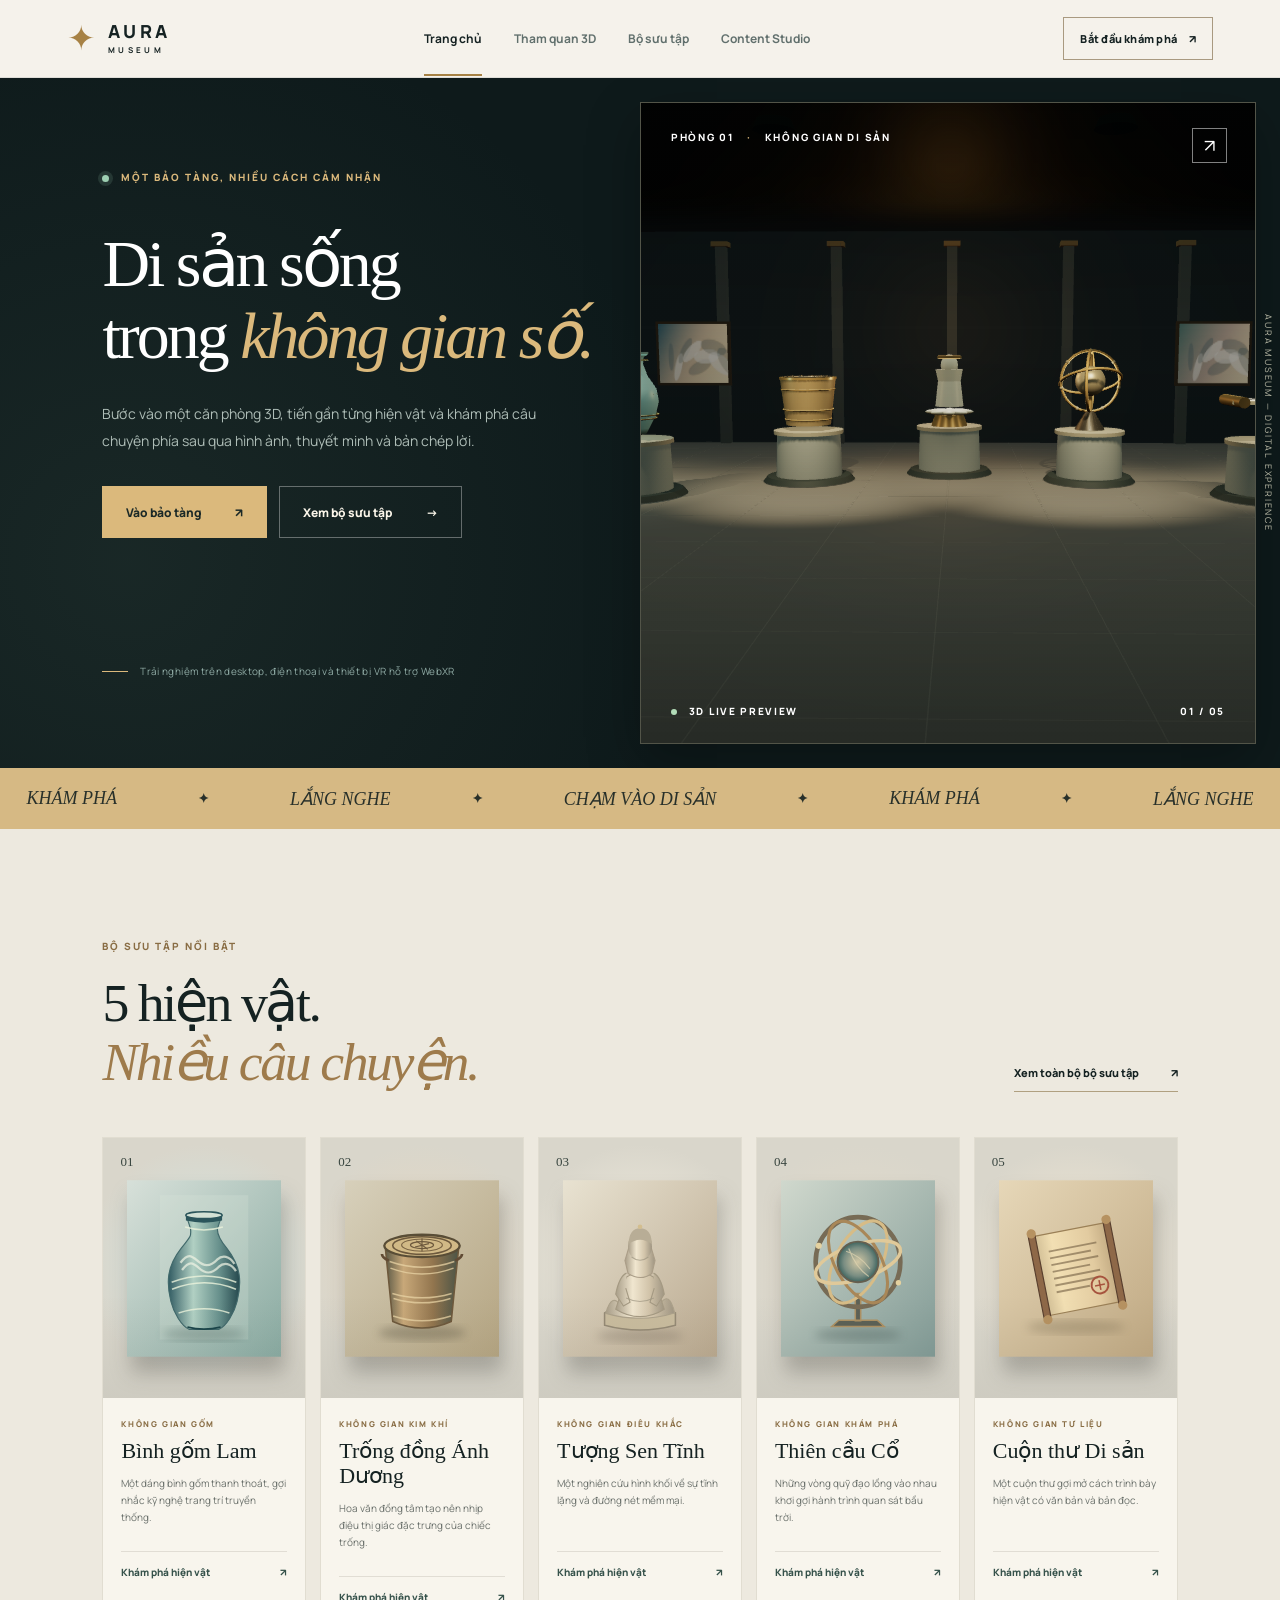
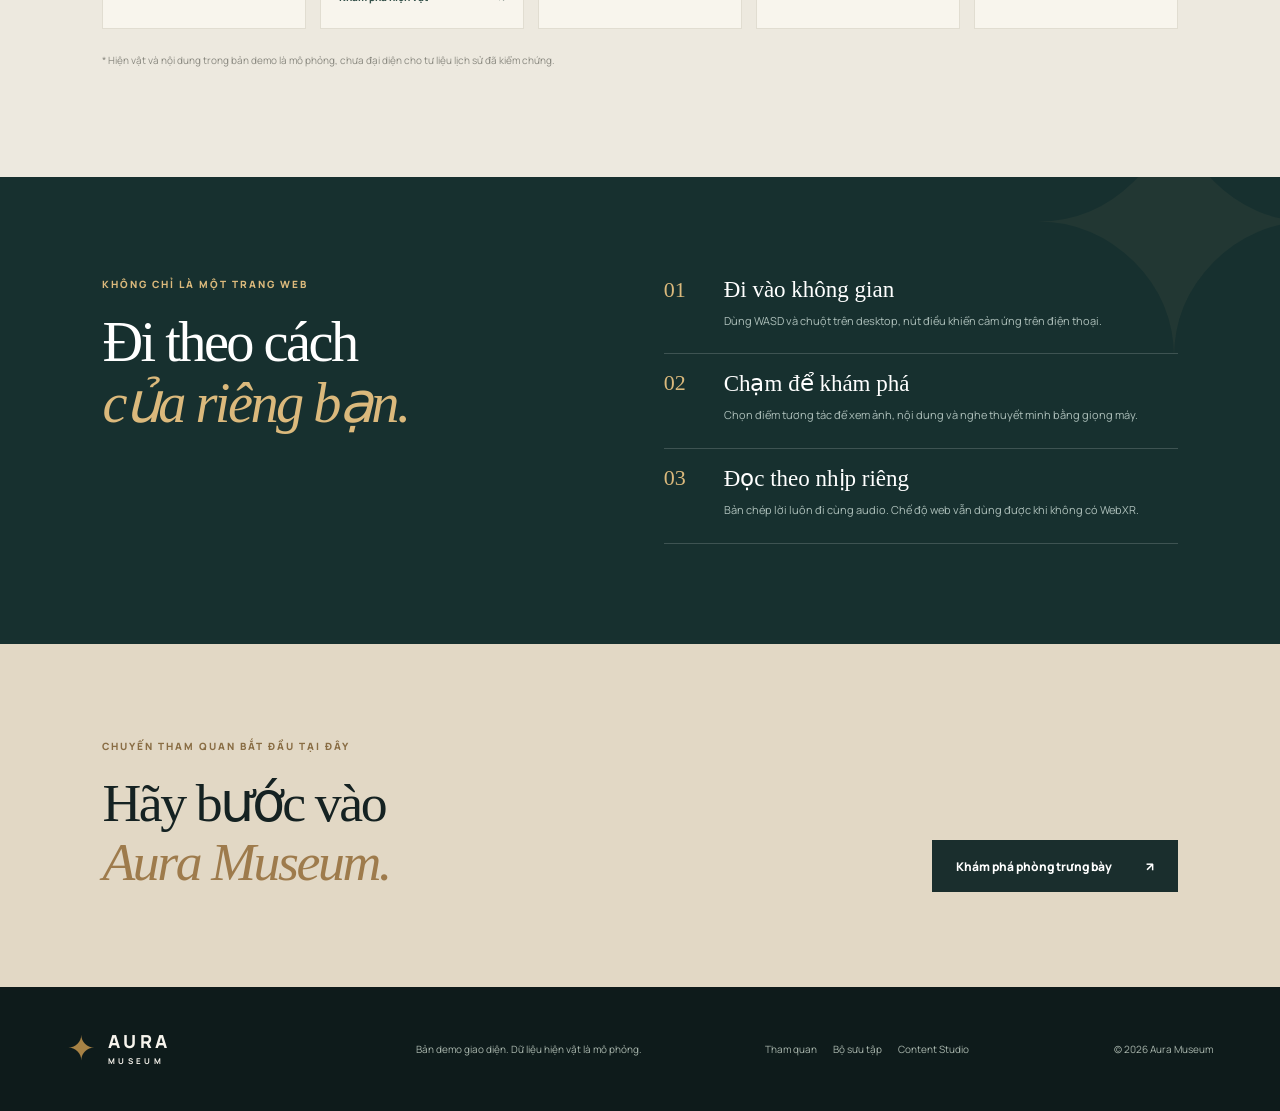
<file: index.html>
<!doctype html>
<html lang="vi">
<head>
  <meta charset="utf-8"><meta name="viewport" content="width=device-width,initial-scale=1">
  <meta name="theme-color" content="#101a1b"><title>Aura Museum — Một hành trình, nhiều góc nhìn</title>
  <meta name="description" content="Bản demo bảo tàng 3D Aura Museum: khám phá hiện vật, tương tác trong không gian 3D và xem khung quản trị nội dung.">
  <link rel="stylesheet" href="./css/style.css">
</head>
<body data-page="home">
  <header class="site-header">
    <a class="brand" href="./index.html" aria-label="Aura Museum - Trang chủ"><span class="brand__mark">✦</span><span>AURA <small>MUSEUM</small></span></a>
    <nav class="desktop-nav" aria-label="Điều hướng chính"><a data-nav="home" href="./index.html">Trang chủ</a><a data-nav="tour" href="./tour.html">Tham quan 3D</a><a data-nav="collection" href="./collection.html">Bộ sưu tập</a><a data-nav="admin" href="./admin.html">Content Studio</a></nav>
    <a class="header-cta" href="./tour.html">Bắt đầu khám phá <span aria-hidden="true">↗</span></a>
    <button class="menu-toggle" type="button" aria-label="Mở menu" aria-expanded="false">☰</button>
    <nav class="mobile-menu" aria-label="Điều hướng di động"><a href="./index.html">Trang chủ</a><a href="./tour.html">Tham quan 3D</a><a href="./collection.html">Bộ sưu tập</a><a href="./admin.html">Content Studio</a></nav>
  </header>
  <main>
    <section class="hero">
      <div class="hero__copy"><p class="eyebrow eyebrow--light"><span class="status-dot"></span> Một bảo tàng, nhiều cách cảm nhận</p>
        <h1>Di sản sống<br>trong <em>không gian số.</em></h1>
        <p class="hero__lead">Bước vào một căn phòng 3D, tiến gần từng hiện vật và khám phá câu chuyện phía sau qua hình ảnh, thuyết minh và bản chép lời.</p>
        <div class="hero__actions"><a class="button button--gold" href="./tour.html">Vào bảo tàng <span aria-hidden="true">↗</span></a><a class="button button--ghost" href="./collection.html">Xem bộ sưu tập <span aria-hidden="true">→</span></a></div>
        <div class="hero__note"><span class="hero__note-line"></span> Trải nghiệm trên desktop, điện thoại và thiết bị VR hỗ trợ WebXR</div>
      </div>
      <div class="hero__visual"><div id="hero-scene" class="hero__canvas" aria-hidden="true"></div><div class="hero__visual-top">PHÒNG 01 <span>·</span> KHÔNG GIAN DI SẢN</div><div class="hero__visual-bottom"><span><i></i> 3D LIVE PREVIEW</span><span>01 / 05</span></div><a class="hero__visual-link" href="./tour.html" aria-label="Vào không gian 3D">↗</a></div>
      <div class="hero__vertical">AURA MUSEUM — DIGITAL EXPERIENCE</div>
    </section>
    <div class="marquee" aria-hidden="true"><span>KHÁM PHÁ</span><b>✦</b><span>LẮNG NGHE</span><b>✦</b><span>CHẠM VÀO DI SẢN</span><b>✦</b><span>KHÁM PHÁ</span><b>✦</b><span>LẮNG NGHE</span></div>
    <section class="section section--cream" id="featured"><div class="section-head"><div><p class="eyebrow">BỘ SƯU TẬP NỔI BẬT</p><h2>Năm hiện vật.<br><em>Năm câu chuyện.</em></h2></div><a class="section-link" href="./collection.html">Xem toàn bộ bộ sưu tập <span aria-hidden="true">↗</span></a></div><div class="featured-grid" id="featured-grid"></div><p class="section-footnote">* Hiện vật và nội dung trong bản demo là mô phỏng, chưa đại diện cho tư liệu lịch sử đã kiểm chứng.</p></section>
    <section class="experience"><div class="experience__mark">✦</div><div><p class="eyebrow eyebrow--light">KHÔNG CHỈ LÀ MỘT TRANG WEB</p><h2>Đi theo cách<br><em>của riêng bạn.</em></h2></div><div class="experience__cards"><article><span>01</span><h3>Đi vào không gian</h3><p>Dùng WASD và chuột trên desktop, nút điều khiển cảm ứng trên điện thoại.</p></article><article><span>02</span><h3>Chạm để khám phá</h3><p>Chọn điểm tương tác để xem ảnh, nội dung và nghe thuyết minh bằng giọng máy.</p></article><article><span>03</span><h3>Đọc theo nhịp riêng</h3><p>Bản chép lời luôn đi cùng audio. Chế độ web vẫn dùng được khi không có WebXR.</p></article></div></section>
    <section class="final-cta"><div><p class="eyebrow">CHUYẾN THAM QUAN BẮT ĐẦU TẠI ĐÂY</p><h2>Hãy bước vào<br><em>Aura Museum.</em></h2></div><a class="button button--dark" href="./tour.html">Khám phá phòng trưng bày <span aria-hidden="true">↗</span></a></section>
  </main>
  <footer class="site-footer"><a class="brand brand--footer" href="./index.html"><span class="brand__mark">✦</span><span>AURA <small>MUSEUM</small></span></a><p>Bản demo giao diện. Dữ liệu hiện vật là mô phỏng.</p><nav><a href="./tour.html">Tham quan</a><a href="./collection.html">Bộ sưu tập</a><a href="./admin.html">Content Studio</a></nav><span>© 2026 Aura Museum</span></footer>
  <script type="module" src="./js/home.js"></script>
</body>
</html>
</file>
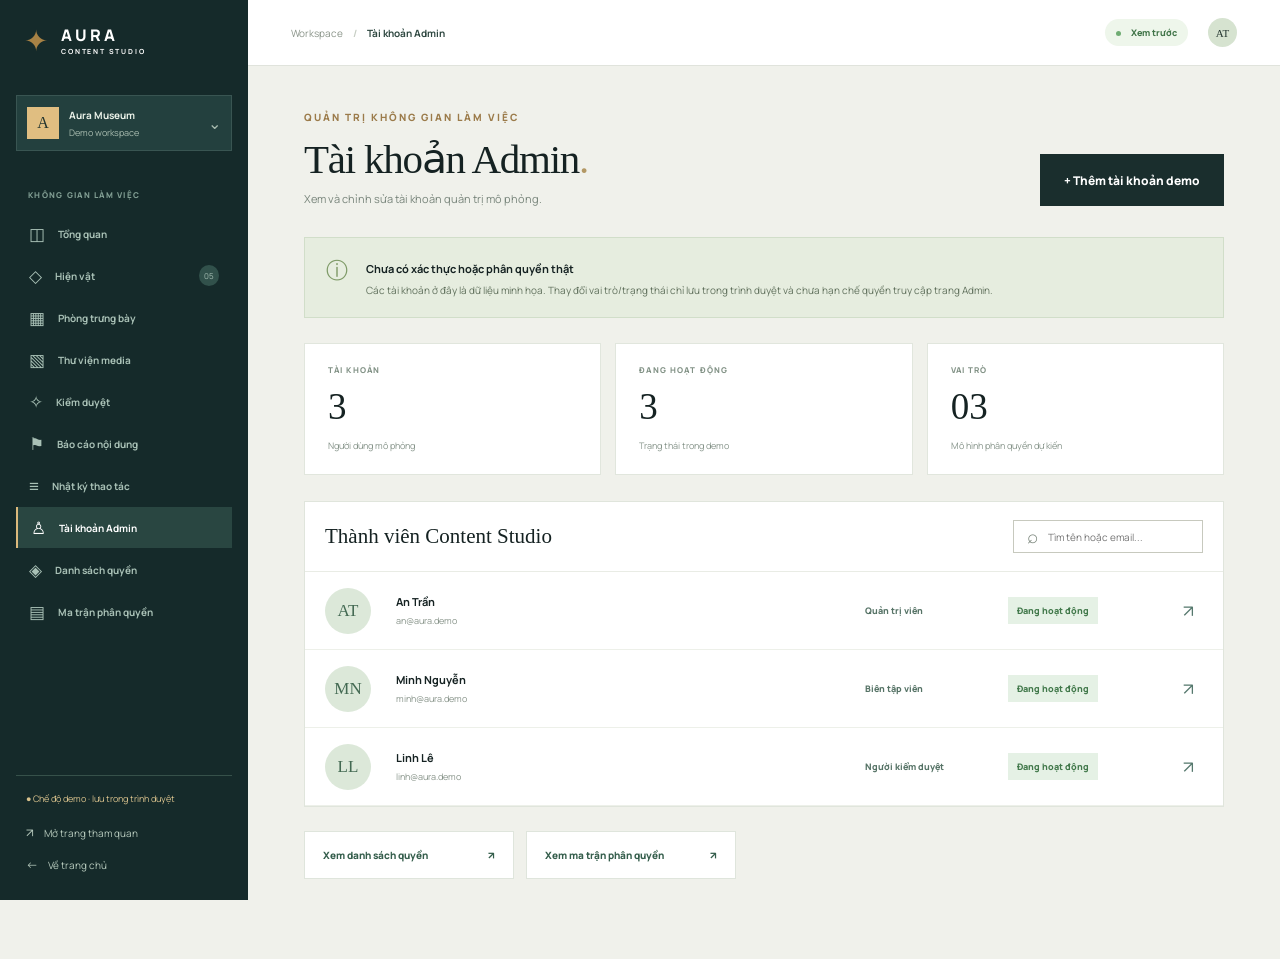
<file: accounts.html>
<!doctype html>
<html lang="vi"><head><meta charset="utf-8"><meta name="viewport" content="width=device-width,initial-scale=1"><meta name="theme-color" content="#e9e8e2"><title>Tài khoản Admin — Aura Content Studio</title><link rel="stylesheet" href="./css/style.css"></head>
<body class="admin-page" data-page="accounts"><div class="admin-shell" id="studio-shell"><div class="admin-content"><main class="admin-main">
  <div class="admin-title"><div><p class="eyebrow">QUẢN TRỊ KHÔNG GIAN LÀM VIỆC</p><h1>Tài khoản Admin<span>.</span></h1><p>Xem và chỉnh sửa tài khoản quản trị mô phỏng.</p></div><button class="button button--dark" id="add-account" type="button">+ Thêm tài khoản demo</button></div>
  <div class="admin-notice"><span>ⓘ</span><div><strong>Chưa có xác thực hoặc phân quyền thật</strong><p>Các tài khoản ở đây là dữ liệu minh họa. Thay đổi vai trò/trạng thái chỉ lưu trong trình duyệt và chưa hạn chế quyền truy cập trang Admin.</p></div></div>
  <div class="studio-metrics"><article><span>TÀI KHOẢN</span><strong id="users-total">0</strong><small>Người dùng mô phỏng</small></article><article><span>ĐANG HOẠT ĐỘNG</span><strong id="users-active">0</strong><small>Trạng thái trong demo</small></article><article><span>VAI TRÒ</span><strong>03</strong><small>Mô hình phân quyền dự kiến</small></article></div>
  <div class="studio-panel"><div class="studio-toolbar"><strong class="studio-toolbar__title">Thành viên Content Studio</strong><label class="search-box search-box--admin"><span>⌕</span><input id="account-search" type="search" placeholder="Tìm tên hoặc email..." aria-label="Tìm tài khoản"></label></div><div id="account-list"></div></div>
  <div class="permission-links"><a href="./permissions.html">Xem danh sách quyền <span>↗</span></a><a href="./permission-matrix.html">Xem ma trận phân quyền <span>↗</span></a></div>
  </main></div></div>
  <div class="edit-backdrop" id="account-backdrop" hidden><aside class="edit-drawer" role="dialog" aria-modal="true" aria-label="Tài khoản demo"><header><div><p class="eyebrow">CONTENT STUDIO / TÀI KHOẢN</p><h2 id="account-title">Thêm tài khoản demo</h2></div><button id="close-account" type="button" aria-label="Đóng">×</button></header><form id="account-form"><div class="admin-notice admin-notice--plain"><span>ⓘ</span><p>Biểu mẫu này không gửi lời mời hoặc tạo đăng nhập thật.</p></div><label>Họ và tên<input name="name" required maxlength="100" placeholder="Ví dụ: Hà Trần"></label><label>Email minh họa<input name="email" type="email" required placeholder="ten@aura.demo"></label><label>Vai trò<select name="role" required><option>Quản trị viên</option><option>Biên tập viên</option><option>Người kiểm duyệt</option></select></label><label>Trạng thái<select name="status"><option value="active">Đang hoạt động</option><option value="inactive">Vô hiệu hóa</option></select></label><div class="edit-actions"><button type="button" class="button button--ghost-dark" id="cancel-account">Hủy</button><button type="submit" class="button button--dark">Lưu tài khoản <span>↗</span></button></div></form></aside></div>
  <script type="module" src="./js/accounts.js"></script>
</body></html>
</file>
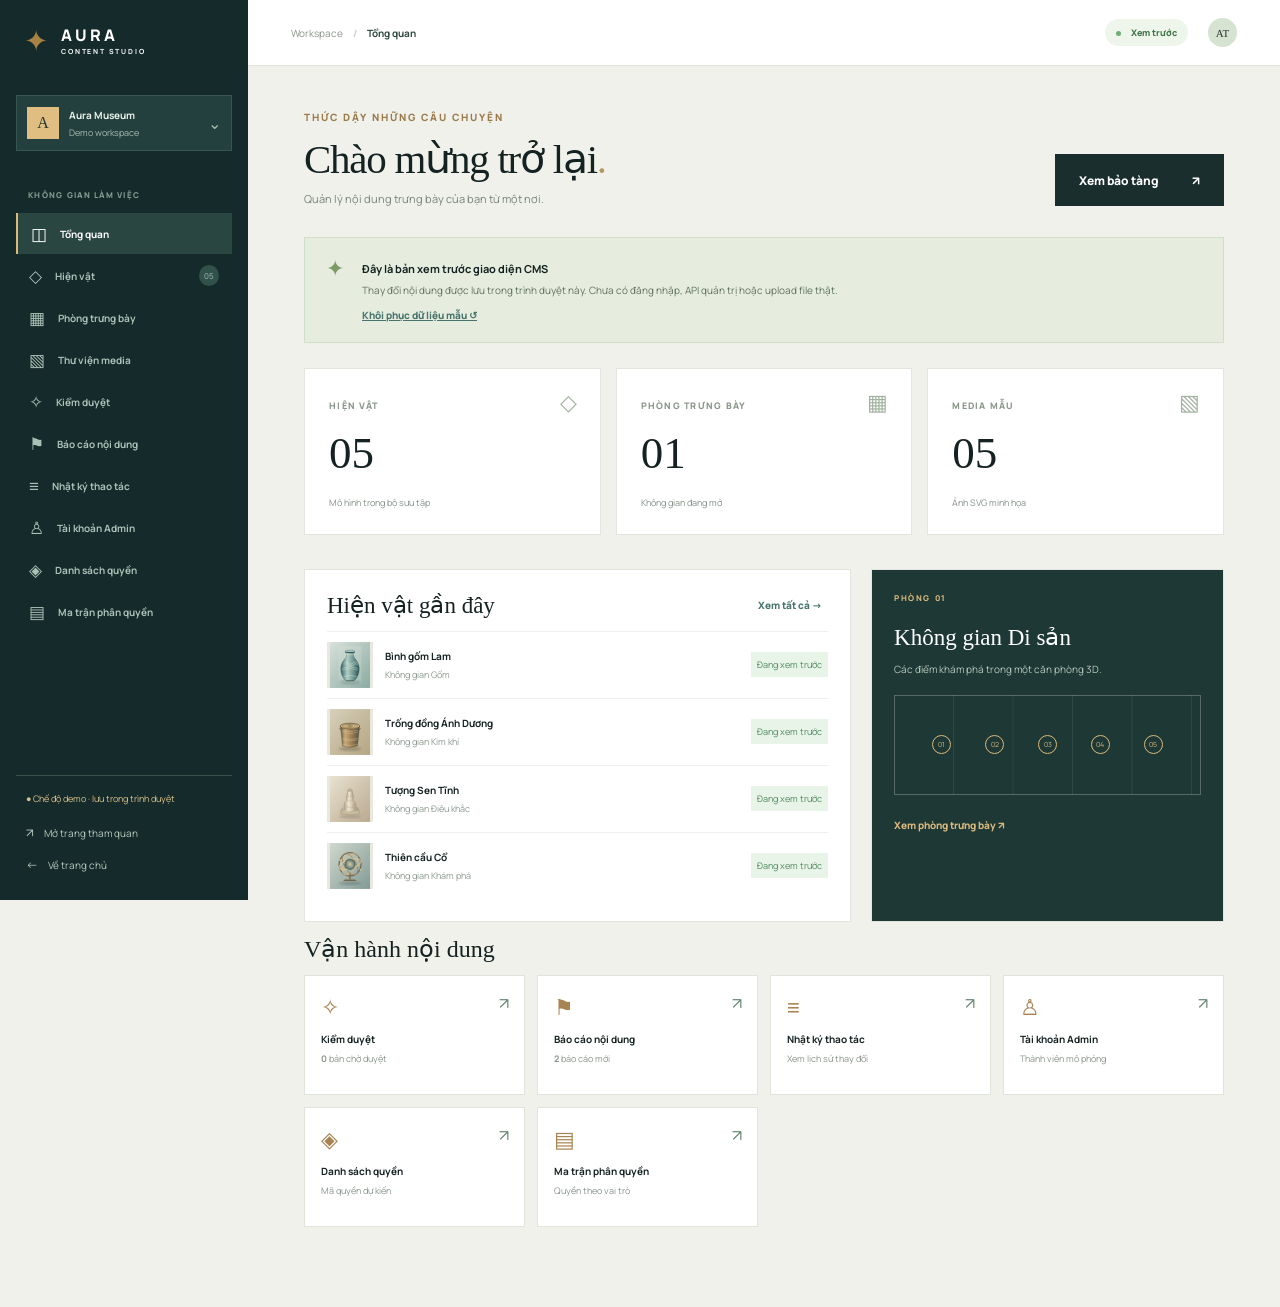
<file: admin.html>
<!doctype html>
<html lang="vi">
<head><meta charset="utf-8"><meta name="viewport" content="width=device-width,initial-scale=1"><meta name="theme-color" content="#e9e8e2"><title>Content Studio — Aura Museum</title><link rel="stylesheet" href="./css/style.css"></head>
<body data-page="admin" class="admin-page"><div class="admin-shell">
  <aside class="admin-sidebar"><a class="brand brand--admin" href="./index.html"><span class="brand__mark">✦</span><span>AURA <small>CONTENT STUDIO</small></span></a><div class="admin-workspace"><span class="workspace-avatar">A</span><div><strong>Aura Museum</strong><small>Demo workspace</small></div><span>⌄</span></div><p class="admin-nav-label">KHÔNG GIAN LÀM VIỆC</p><nav class="admin-side-nav"><a href="./admin.html" class="is-active" data-admin-view="overview">◫ <span>Tổng quan</span></a><a href="./admin.html#exhibits" data-admin-view="exhibits">◇ <span>Hiện vật</span><small id="sidebar-count">05</small></a><a href="./admin.html#rooms" data-admin-view="rooms">▦ <span>Phòng trưng bày</span></a><a href="./admin.html#media" data-admin-view="media">▧ <span>Thư viện media</span></a><a href="./moderation.html">✧ <span>Kiểm duyệt</span></a><a href="./reports.html">⚑ <span>Báo cáo nội dung</span></a><a href="./audit.html">≡ <span>Nhật ký thao tác</span></a><a href="./accounts.html">♙ <span>Tài khoản Admin</span></a><a href="./permissions.html">◈ <span>Danh sách quyền</span></a><a href="./permission-matrix.html">▤ <span>Ma trận phân quyền</span></a></nav><div class="admin-sidebar__bottom"><div class="demo-tag">● Chế độ demo · lưu trong trình duyệt</div><a href="./tour.html">↗ <span>Mở trang tham quan</span></a><a href="./index.html">← <span>Về trang chủ</span></a></div></aside>
  <div class="admin-content"><header class="admin-topbar"><div><span>Workspace</span><b>/</b><strong id="admin-breadcrumb">Tổng quan</strong></div><div class="admin-topbar__right"><span class="admin-preview-pill"><i></i> Xem trước</span><span class="admin-user">AT</span></div></header>
    <main class="admin-main"><section class="admin-view" id="view-overview"><div class="admin-title"><div><p class="eyebrow">THỨC DẬY NHỮNG CÂU CHUYỆN</p><h1>Chào mừng trở lại<span>.</span></h1><p>Quản lý nội dung trưng bày của bạn từ một nơi.</p></div><a class="button button--dark" href="./tour.html">Xem bảo tàng <span>↗</span></a></div><div class="admin-notice"><span>✦</span><div><strong>Đây là bản xem trước giao diện CMS</strong><p>Thay đổi nội dung được lưu trong trình duyệt này. Chưa có đăng nhập, API quản trị hoặc upload file thật.</p><button id="reset-demo" class="text-button" type="button">Khôi phục dữ liệu mẫu ↺</button></div></div><div class="admin-stats"><article><span>HIỆN VẬT</span><strong id="stat-exhibits">05</strong><small>Mô hình trong bộ sưu tập</small><i>◇</i></article><article><span>PHÒNG TRƯNG BÀY</span><strong>01</strong><small>Không gian đang mở</small><i>▦</i></article><article><span>MEDIA MẪU</span><strong>05</strong><small>Ảnh SVG minh họa</small><i>▧</i></article></div><div class="admin-overview-bottom"><div><div class="admin-section-head"><h2>Hiện vật gần đây</h2><button class="text-button" data-go="exhibits" type="button">Xem tất cả →</button></div><div id="recent-exhibits" class="recent-list"></div></div><div class="admin-room-preview"><p class="eyebrow">PHÒNG 01</p><h2>Không gian Di sản</h2><p>Các điểm khám phá trong một căn phòng 3D.</p><div class="room-plan"><span>01</span><span>02</span><span>03</span><span>04</span><span>05</span></div><a href="./tour.html">Xem phòng trưng bày ↗</a></div></div><div class="admin-operations"><div class="admin-section-head"><h2>Vận hành nội dung</h2></div><div class="admin-operations__grid"><a href="./moderation.html"><span>✧</span><strong>Kiểm duyệt</strong><small><b id="overview-pending">0</b> bản chờ duyệt</small><i>↗</i></a><a href="./reports.html"><span>⚑</span><strong>Báo cáo nội dung</strong><small><b id="overview-reports">0</b> báo cáo mới</small><i>↗</i></a><a href="./audit.html"><span>≡</span><strong>Nhật ký thao tác</strong><small>Xem lịch sử thay đổi</small><i>↗</i></a><a href="./accounts.html"><span>♙</span><strong>Tài khoản Admin</strong><small>Thành viên mô phỏng</small><i>↗</i></a><a href="./permissions.html"><span>◈</span><strong>Danh sách quyền</strong><small>Mã quyền dự kiến</small><i>↗</i></a><a href="./permission-matrix.html"><span>▤</span><strong>Ma trận phân quyền</strong><small>Quyền theo vai trò</small><i>↗</i></a></div></div></section>
      <section class="admin-view" id="view-exhibits" hidden><div class="admin-title"><div><p class="eyebrow">QUẢN LÝ NỘI DUNG</p><h1>Hiện vật<span>.</span></h1><p>Chọn một hiện vật để chỉnh sửa nội dung trong bản demo.</p></div><button class="button button--dark" id="add-exhibit" type="button">+ Thêm hiện vật</button></div><div class="admin-table-wrap"><div class="admin-table-toolbar"><strong id="exhibit-list-count">05 hiện vật</strong><label class="search-box search-box--admin"><span>⌕</span><input id="admin-search" type="search" placeholder="Tìm hiện vật..." aria-label="Tìm hiện vật"></label></div><div class="admin-table-head"><span>HIỆN VẬT</span><span>KHÔNG GIAN</span><span>VỊ TRÍ</span><span>TRẠNG THÁI</span><span></span></div><div id="admin-exhibit-list"></div></div></section>
      <section class="admin-view" id="view-rooms" hidden><div class="admin-title"><div><p class="eyebrow">CẤU TRÚC TRƯNG BÀY</p><h1>Phòng trưng bày<span>.</span></h1><p>Không gian trong bản demo hiện có một phòng.</p></div></div><div class="simple-panel"><div class="simple-panel__icon">▦</div><div><p class="eyebrow">PHÒNG 01 · ĐANG HIỂN THỊ</p><h2>Không gian Di sản</h2><p>Một phòng trưng bày 3D với vị trí tương tác cho các hiện vật. Tạo, sửa và xuất bản phòng qua backend sẽ được phát triển sau.</p><a href="./tour.html">Xem phòng ↗</a></div></div></section>
      <section class="admin-view" id="view-media" hidden>
        <div class="admin-title"><div><p class="eyebrow">TƯ LIỆU SỐ</p><h1>Thư viện media<span>.</span></h1><p>Chọn ảnh hoặc audio để xem trước cách quản lý tư liệu số.</p></div><div class="media-upload-actions"><button class="button button--ghost-dark" id="choose-image" type="button">+ Upload ảnh (demo)</button><button class="button button--dark" id="choose-audio" type="button">+ Upload audio (demo)</button></div></div>
        <input id="image-file-input" type="file" accept="image/png,image/jpeg,image/webp" multiple hidden aria-label="Chọn ảnh để xem trước"><input id="audio-file-input" type="file" accept="audio/mpeg,audio/wav,audio/x-wav,audio/ogg,audio/mp4,audio/x-m4a,audio/webm" multiple hidden aria-label="Chọn audio để nghe thử">
        <div class="admin-notice"><span>ⓘ</span><div><strong>Upload mô phỏng trong trình duyệt</strong><p>File chỉ được xem trước trong phiên đang mở; tải lại trang sẽ mất. Chưa gửi lên Supabase Storage, chưa gắn vào hiện vật và chưa có file GLB.</p></div></div>
        <div class="admin-section-head media-section-head"><h2>File vừa chọn <small id="media-local-count">0</small></h2></div><div id="media-local-list" class="media-local-list" aria-live="polite"><div class="empty-state">Chưa chọn file. Hãy thử chọn ảnh hoặc audio ở phía trên.</div></div>
        <div class="admin-section-head media-section-head"><h2>Ảnh minh họa có sẵn</h2></div><div class="media-preview" id="media-preview"></div>
        <div class="admin-section-head media-section-head"><h2>Âm thanh mẫu</h2></div><article class="media-audio-sample"><span class="media-audio-sample__icon">♫</span><div><strong>Thuyết minh Trống đồng Ánh Dương</strong><small>Giọng đọc máy · Chưa phải file audio được upload</small><details><summary>Xem bản chép lời</summary><p id="media-demo-transcript"></p></details></div><button class="button button--ghost-dark" id="media-demo-speech" type="button">▶ Nghe thử</button></article>
      </section>
    </main></div>
  </div>
  <div id="edit-backdrop" class="edit-backdrop" hidden><aside class="edit-drawer" role="dialog" aria-modal="true" aria-label="Chỉnh sửa hiện vật"><header><div><p class="eyebrow">CONTENT STUDIO / HIỆN VẬT</p><h2 id="edit-title">Chỉnh sửa hiện vật</h2></div><button id="close-editor" type="button" aria-label="Đóng">×</button></header><form id="exhibit-form"><div class="edit-preview" id="edit-preview"></div><label>Tên hiện vật<input name="name" required maxlength="100" placeholder="Tên hiện vật"></label><label>Không gian / nhóm nội dung<input name="era" required maxlength="100" placeholder="Ví dụ: Không gian Gốm"></label><label>Chất liệu / nhãn phụ<input name="material" maxlength="100"></label><label>Mô tả ngắn<textarea name="summary" required rows="2" maxlength="200"></textarea></label><label>Mô tả chi tiết<textarea name="description" required rows="5"></textarea></label><label>Bản chép lời<textarea name="transcript" required rows="4"></textarea></label><div class="edit-row"><label>Vị trí X<input name="positionX" type="number" min="-10" max="10" step="0.1" required></label><label>Vị trí Z<input name="positionZ" type="number" min="-11" max="7" step="0.1" required></label></div><div class="edit-form-note">Vị trí sẽ cập nhật trong phòng 3D khi tải lại trang tham quan.</div><div class="edit-actions"><button class="button button--ghost-dark" id="delete-exhibit" type="button">Xóa</button><button class="button button--dark" type="submit">Lưu thay đổi <span>↗</span></button></div></form></aside></div>
  <script type="module" src="./js/admin.js"></script>
</body>
</html>
</file>
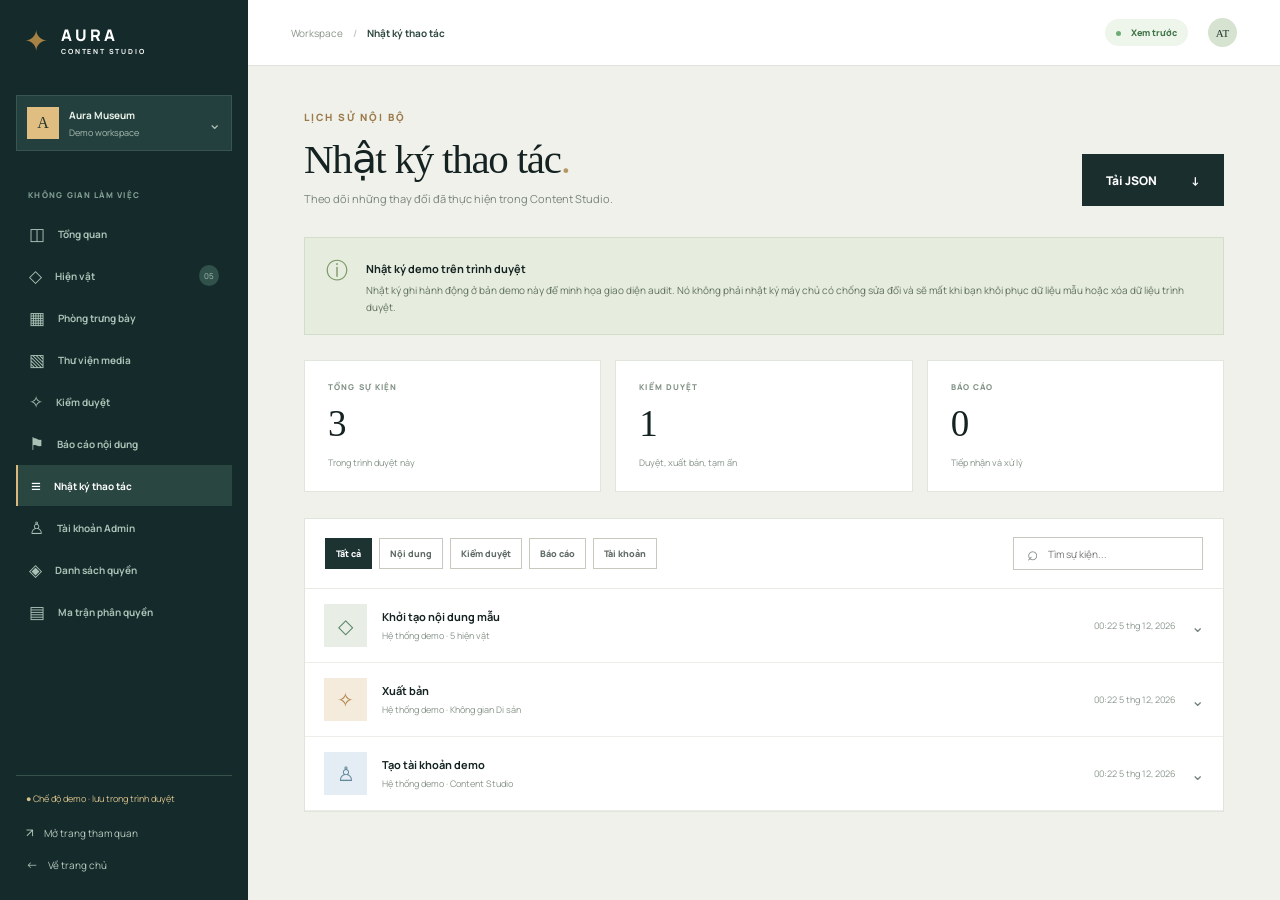
<file: audit.html>
<!doctype html>
<html lang="vi"><head><meta charset="utf-8"><meta name="viewport" content="width=device-width,initial-scale=1"><meta name="theme-color" content="#e9e8e2"><title>Nhật ký thao tác — Aura Content Studio</title><link rel="stylesheet" href="./css/style.css"></head>
<body class="admin-page" data-page="audit"><div class="admin-shell" id="studio-shell"><div class="admin-content"><main class="admin-main">
  <div class="admin-title"><div><p class="eyebrow">LỊCH SỬ NỘI BỘ</p><h1>Nhật ký thao tác<span>.</span></h1><p>Theo dõi những thay đổi đã thực hiện trong Content Studio.</p></div><button class="button button--dark" id="download-audit" type="button">Tải JSON <span>↓</span></button></div>
  <div class="admin-notice"><span>ⓘ</span><div><strong>Nhật ký demo trên trình duyệt</strong><p>Nhật ký ghi hành động ở bản demo này để minh họa giao diện audit. Nó không phải nhật ký máy chủ có chống sửa đổi và sẽ mất khi bạn khôi phục dữ liệu mẫu hoặc xóa dữ liệu trình duyệt.</p></div></div>
  <div class="studio-metrics"><article><span>TỔNG SỰ KIỆN</span><strong id="audit-total">0</strong><small>Trong trình duyệt này</small></article><article><span>KIỂM DUYỆT</span><strong id="audit-review">0</strong><small>Duyệt, xuất bản, tạm ẩn</small></article><article><span>BÁO CÁO</span><strong id="audit-reports">0</strong><small>Tiếp nhận và xử lý</small></article></div>
  <div class="studio-panel"><div class="studio-toolbar"><div class="filter-list" id="audit-filters"><button type="button" class="filter is-active" data-filter="all">Tất cả</button><button type="button" class="filter" data-filter="content">Nội dung</button><button type="button" class="filter" data-filter="review">Kiểm duyệt</button><button type="button" class="filter" data-filter="report">Báo cáo</button><button type="button" class="filter" data-filter="account">Tài khoản</button></div><label class="search-box search-box--admin"><span>⌕</span><input id="audit-search" type="search" placeholder="Tìm sự kiện..." aria-label="Tìm sự kiện"></label></div><div id="audit-list" class="audit-list"></div></div>
  </main></div></div><script type="module" src="./js/audit.js"></script>
</body></html>
</file>
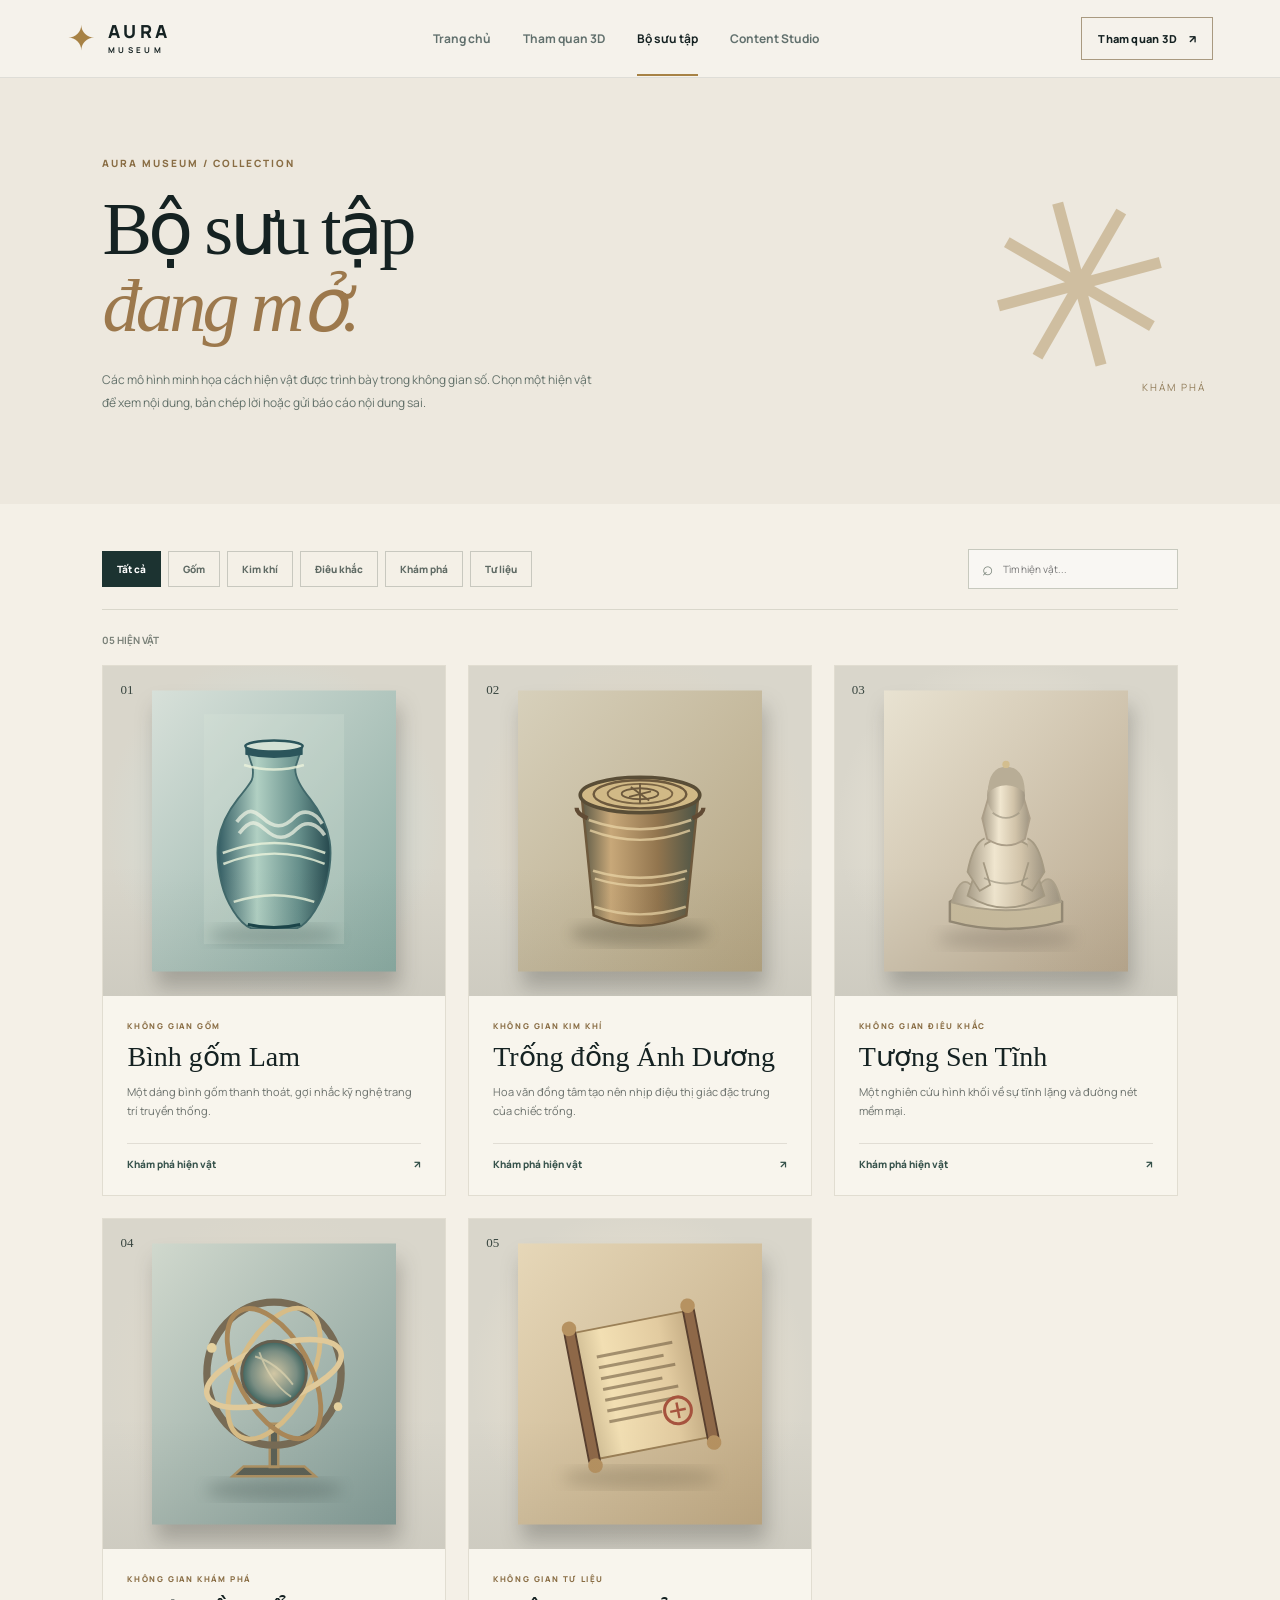
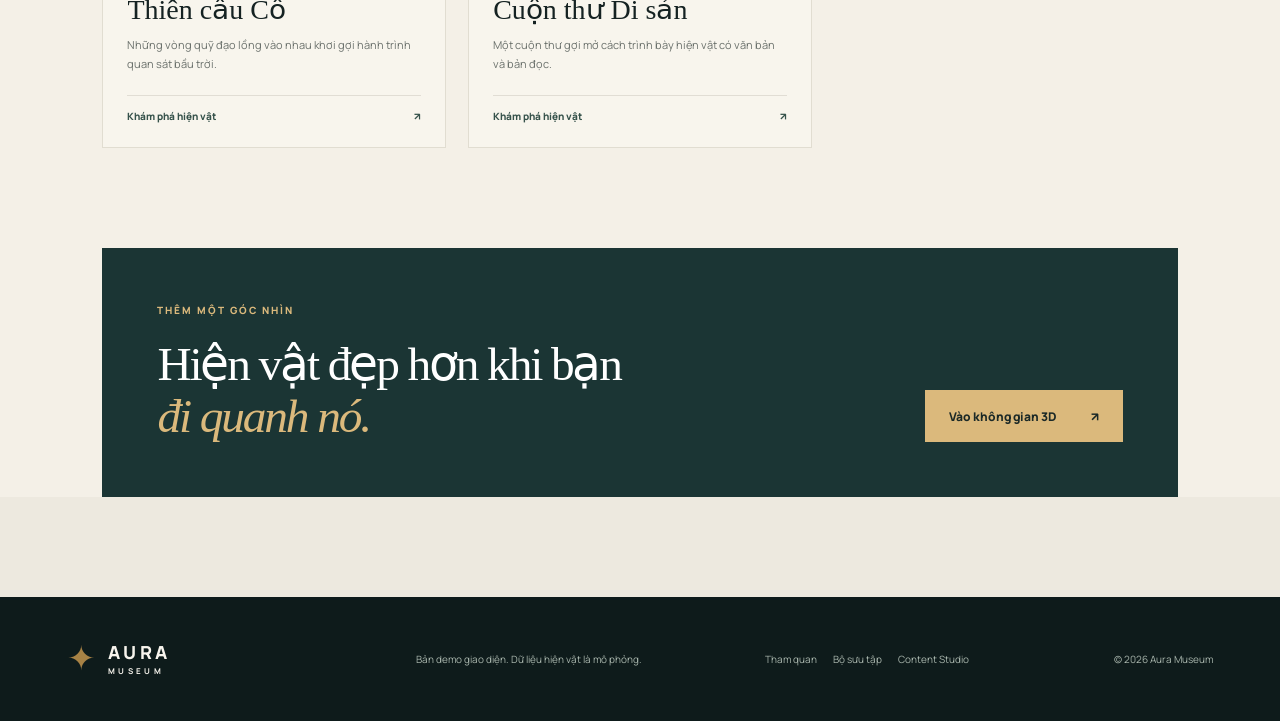
<file: collection.html>
<!doctype html>
<html lang="vi">
<head><meta charset="utf-8"><meta name="viewport" content="width=device-width,initial-scale=1"><meta name="theme-color" content="#ede8dc"><title>Bộ sưu tập — Aura Museum</title><link rel="stylesheet" href="./css/style.css"></head>
<body data-page="collection"><header class="site-header"><a class="brand" href="./index.html"><span class="brand__mark">✦</span><span>AURA <small>MUSEUM</small></span></a><nav class="desktop-nav" aria-label="Điều hướng chính"><a data-nav="home" href="./index.html">Trang chủ</a><a data-nav="tour" href="./tour.html">Tham quan 3D</a><a data-nav="collection" href="./collection.html">Bộ sưu tập</a><a data-nav="admin" href="./admin.html">Content Studio</a></nav><a class="header-cta" href="./tour.html">Tham quan 3D <span>↗</span></a><button class="menu-toggle" type="button" aria-label="Mở menu" aria-expanded="false">☰</button><nav class="mobile-menu" aria-label="Điều hướng di động"><a href="./index.html">Trang chủ</a><a href="./tour.html">Tham quan 3D</a><a href="./collection.html">Bộ sưu tập</a><a href="./admin.html">Content Studio</a></nav></header>
  <main class="collection-page"><section class="page-intro"><div><p class="eyebrow">AURA MUSEUM / COLLECTION</p><h1>Bộ sưu tập<br><em>đang mở.</em></h1><p>Các mô hình minh họa cách hiện vật được trình bày trong không gian số. Chọn một hiện vật để xem nội dung, bản chép lời hoặc gửi báo cáo nội dung sai.</p></div><div class="page-intro__ornament">✳<span>KHÁM PHÁ</span></div></section><section class="collection-content"><div class="collection-toolbar"><div class="filter-list" id="collection-filters"><button class="filter is-active" type="button" data-filter="all">Tất cả</button><button class="filter" type="button" data-filter="Gốm">Gốm</button><button class="filter" type="button" data-filter="Kim khí">Kim khí</button><button class="filter" type="button" data-filter="Điêu khắc">Điêu khắc</button><button class="filter" type="button" data-filter="Khám phá">Khám phá</button><button class="filter" type="button" data-filter="Tư liệu">Tư liệu</button></div><label class="search-box"><span>⌕</span><input id="collection-search" type="search" placeholder="Tìm hiện vật..." aria-label="Tìm hiện vật"></label></div><div id="collection-count" class="collection-count"></div><div class="collection-grid" id="collection-grid"></div><div class="empty-state" id="collection-empty" hidden>Không tìm thấy hiện vật phù hợp.</div></section><section class="collection-banner"><div><p class="eyebrow eyebrow--light">THÊM MỘT GÓC NHÌN</p><h2>Hiện vật đẹp hơn khi bạn<br><em>đi quanh nó.</em></h2></div><a class="button button--gold" href="./tour.html">Vào không gian 3D <span>↗</span></a></section></main>
  <div id="exhibit-modal" class="modal-backdrop" hidden><div class="modal-card" role="dialog" aria-modal="true" aria-label="Chi tiết hiện vật"><button type="button" class="modal-close" aria-label="Đóng">×</button><div class="modal-content"></div></div></div>
  <footer class="site-footer"><a class="brand brand--footer" href="./index.html"><span class="brand__mark">✦</span><span>AURA <small>MUSEUM</small></span></a><p>Bản demo giao diện. Dữ liệu hiện vật là mô phỏng.</p><nav><a href="./tour.html">Tham quan</a><a href="./collection.html">Bộ sưu tập</a><a href="./admin.html">Content Studio</a></nav><span>© 2026 Aura Museum</span></footer><script type="module" src="./js/collection.js"></script>
</body>
</html>
</file>
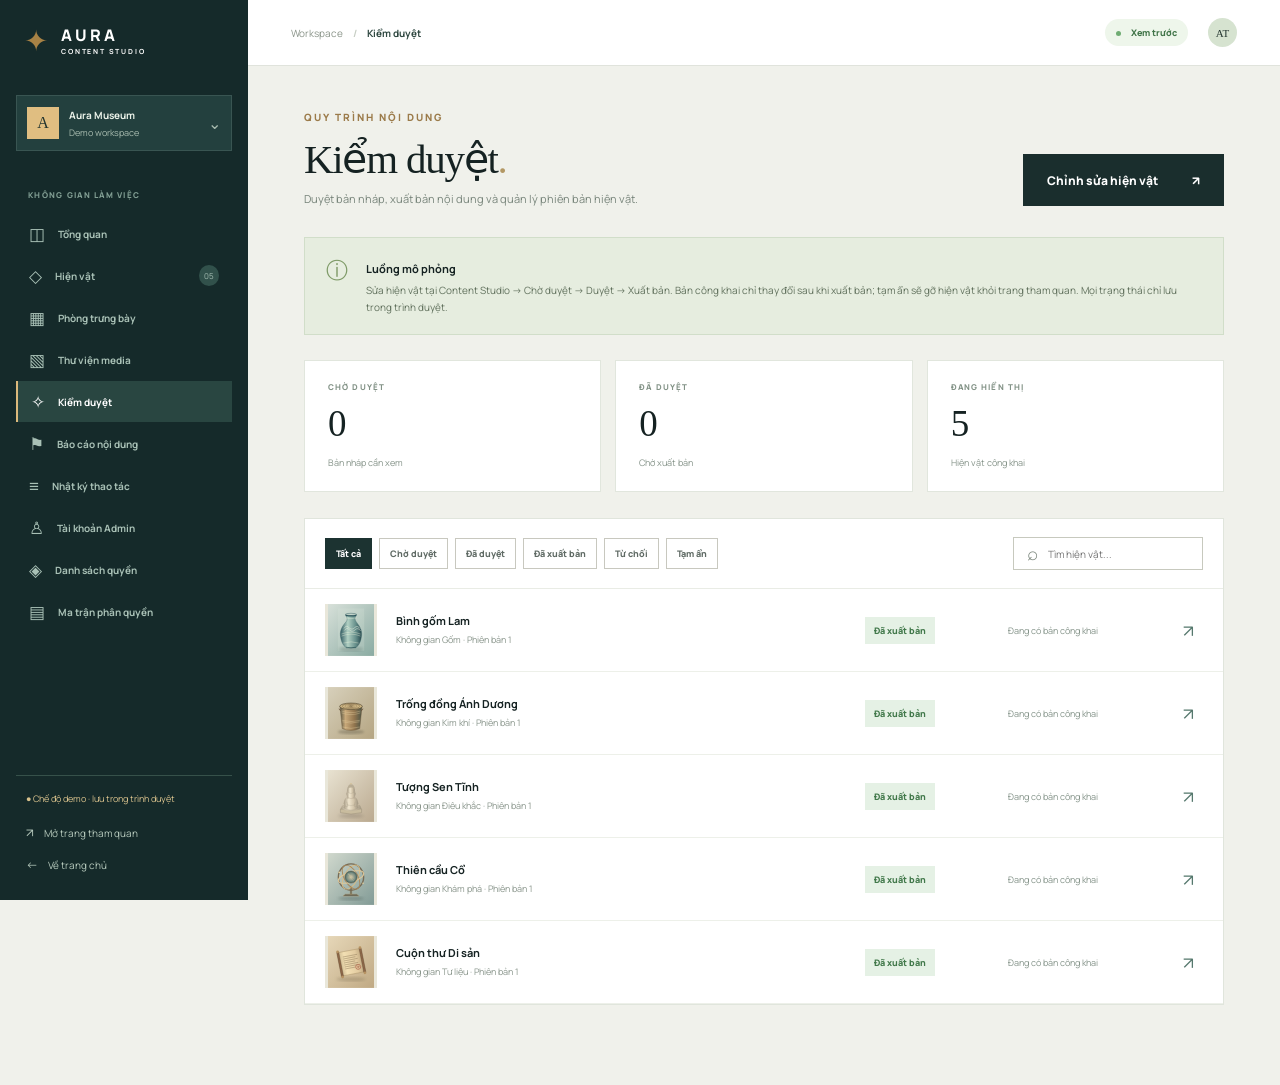
<file: moderation.html>
<!doctype html>
<html lang="vi">
<head><meta charset="utf-8"><meta name="viewport" content="width=device-width,initial-scale=1"><meta name="theme-color" content="#e9e8e2"><title>Kiểm duyệt — Aura Content Studio</title><link rel="stylesheet" href="./css/style.css"></head>
<body class="admin-page" data-page="moderation"><div class="admin-shell" id="studio-shell"><div class="admin-content"><main class="admin-main">
  <div class="admin-title"><div><p class="eyebrow">QUY TRÌNH NỘI DUNG</p><h1>Kiểm duyệt<span>.</span></h1><p>Duyệt bản nháp, xuất bản nội dung và quản lý phiên bản hiện vật.</p></div><a class="button button--dark" href="./admin.html#exhibits">Chỉnh sửa hiện vật <span>↗</span></a></div>
  <div class="admin-notice"><span>ⓘ</span><div><strong>Luồng mô phỏng</strong><p>Sửa hiện vật tại Content Studio → Chờ duyệt → Duyệt → Xuất bản. Bản công khai chỉ thay đổi sau khi xuất bản; tạm ẩn sẽ gỡ hiện vật khỏi trang tham quan. Mọi trạng thái chỉ lưu trong trình duyệt.</p></div></div>
  <div class="studio-metrics"><article><span>CHỜ DUYỆT</span><strong id="metric-pending">0</strong><small>Bản nháp cần xem</small></article><article><span>ĐÃ DUYỆT</span><strong id="metric-approved">0</strong><small>Chờ xuất bản</small></article><article><span>ĐANG HIỂN THỊ</span><strong id="metric-public">0</strong><small>Hiện vật công khai</small></article></div>
  <div class="studio-panel"><div class="studio-toolbar"><div class="filter-list" id="moderation-filters"><button class="filter is-active" data-filter="all" type="button">Tất cả</button><button class="filter" data-filter="pending" type="button">Chờ duyệt</button><button class="filter" data-filter="approved" type="button">Đã duyệt</button><button class="filter" data-filter="published" type="button">Đã xuất bản</button><button class="filter" data-filter="rejected" type="button">Từ chối</button><button class="filter" data-filter="hidden" type="button">Tạm ẩn</button></div><label class="search-box search-box--admin"><span>⌕</span><input id="moderation-search" type="search" placeholder="Tìm hiện vật..." aria-label="Tìm hiện vật"></label></div><div id="moderation-list"></div></div>
  </main></div></div>
  <div class="edit-backdrop" id="review-backdrop" hidden><aside class="edit-drawer review-drawer" role="dialog" aria-modal="true" aria-label="Kiểm duyệt hiện vật"><header><div><p class="eyebrow">NỘI DUNG / KIỂM DUYỆT</p><h2 id="review-title">Hiện vật</h2></div><button id="close-review" type="button" aria-label="Đóng">×</button></header><div id="review-detail" class="review-detail"></div></aside></div>
  <script type="module" src="./js/moderation.js"></script>
</body></html>
</file>
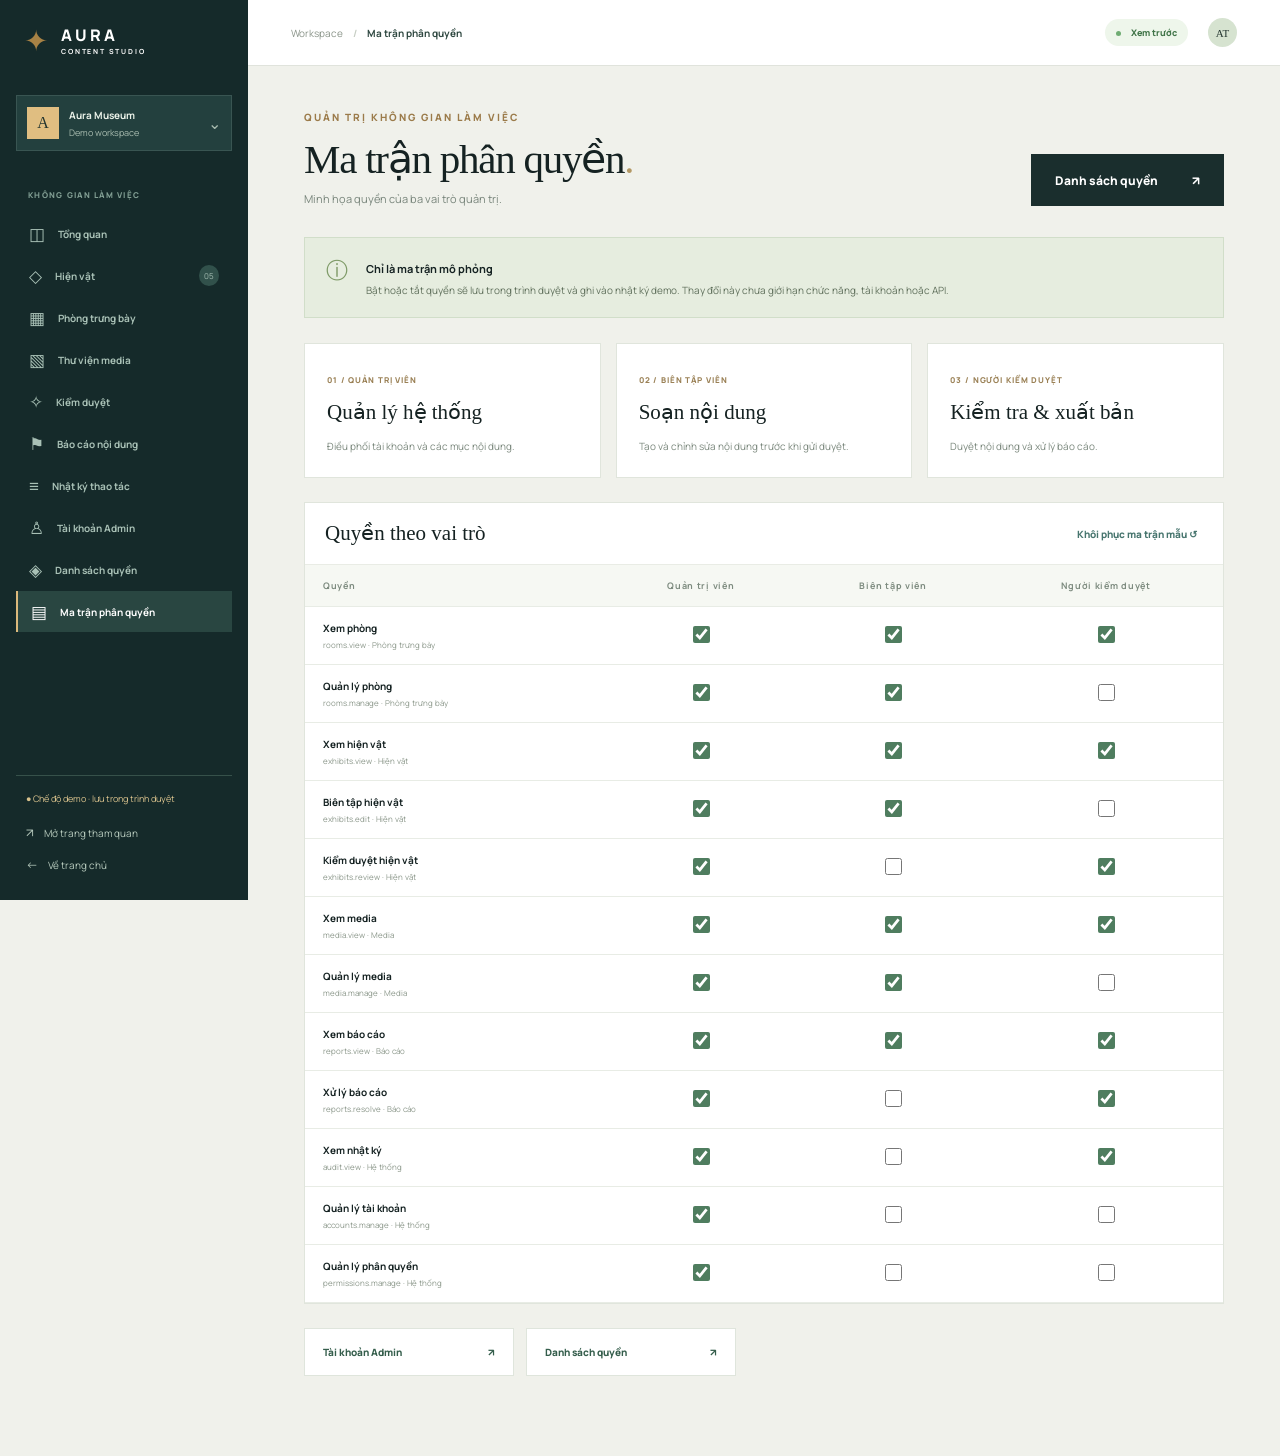
<file: permission-matrix.html>
<!doctype html>
<html lang="vi"><head><meta charset="utf-8"><meta name="viewport" content="width=device-width,initial-scale=1"><meta name="theme-color" content="#e9e8e2"><title>Ma trận phân quyền — Aura Content Studio</title><link rel="stylesheet" href="./css/style.css"></head>
<body class="admin-page" data-page="permission-matrix"><div class="admin-shell" id="studio-shell"><div class="admin-content"><main class="admin-main">
  <div class="admin-title"><div><p class="eyebrow">QUẢN TRỊ KHÔNG GIAN LÀM VIỆC</p><h1>Ma trận phân quyền<span>.</span></h1><p>Minh họa quyền của ba vai trò quản trị.</p></div><a class="button button--dark" href="./permissions.html">Danh sách quyền <span>↗</span></a></div>
  <div class="admin-notice"><span>ⓘ</span><div><strong>Chỉ là ma trận mô phỏng</strong><p>Bật hoặc tắt quyền sẽ lưu trong trình duyệt và ghi vào nhật ký demo. Thay đổi này chưa giới hạn chức năng, tài khoản hoặc API.</p></div></div>
  <div class="role-grid"><article><span>01 / QUẢN TRỊ VIÊN</span><h3>Quản lý hệ thống</h3><p>Điều phối tài khoản và các mục nội dung.</p></article><article><span>02 / BIÊN TẬP VIÊN</span><h3>Soạn nội dung</h3><p>Tạo và chỉnh sửa nội dung trước khi gửi duyệt.</p></article><article><span>03 / NGƯỜI KIỂM DUYỆT</span><h3>Kiểm tra & xuất bản</h3><p>Duyệt nội dung và xử lý báo cáo.</p></article></div>
  <div class="studio-panel permission-matrix-panel"><div class="studio-toolbar"><strong class="studio-toolbar__title">Quyền theo vai trò</strong><button class="text-button" id="reset-matrix" type="button">Khôi phục ma trận mẫu ↺</button></div><div class="permission-table-scroll"><table class="permission-table"><thead><tr><th scope="col">Quyền</th><th scope="col">Quản trị viên</th><th scope="col">Biên tập viên</th><th scope="col">Người kiểm duyệt</th></tr></thead><tbody id="permission-matrix-body"></tbody></table></div></div>
  <div class="permission-links"><a href="./accounts.html">Tài khoản Admin <span>↗</span></a><a href="./permissions.html">Danh sách quyền <span>↗</span></a></div>
</main></div></div><script type="module" src="./js/permission-matrix.js"></script></body></html>
</file>
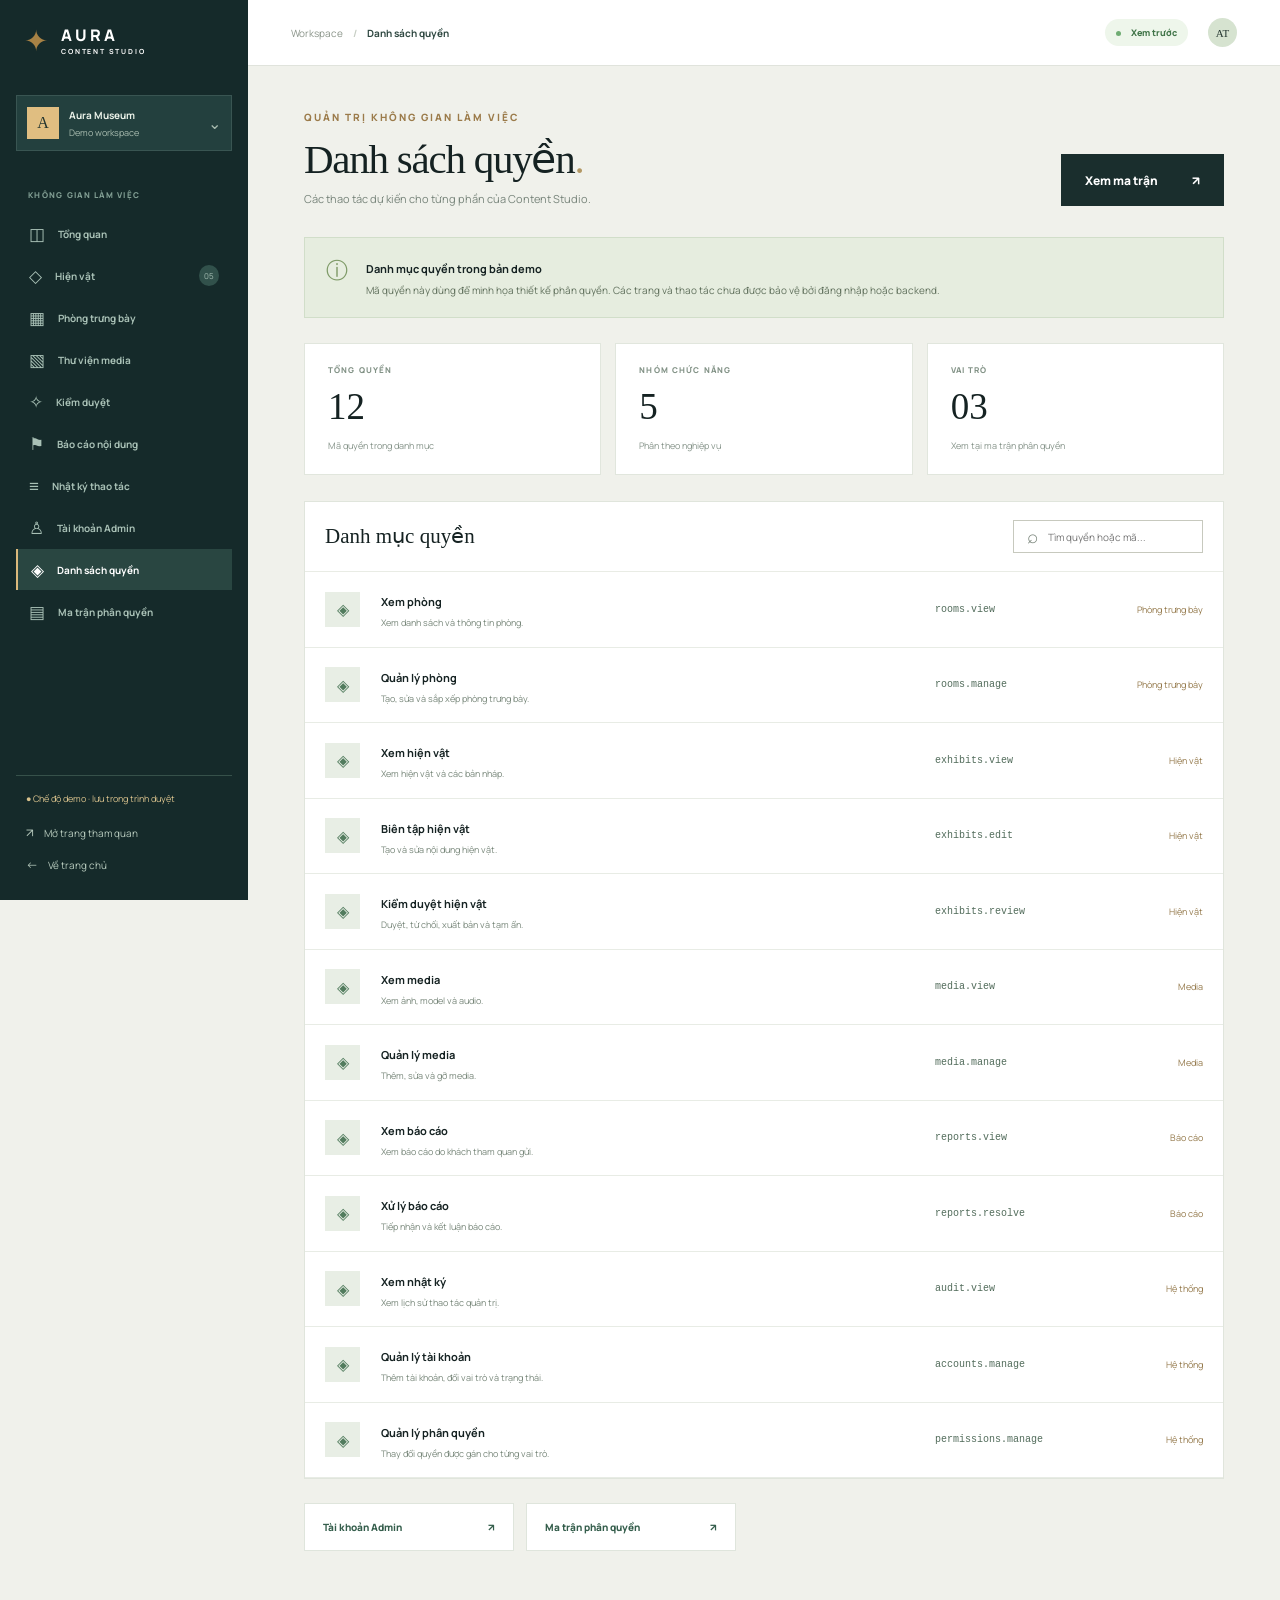
<file: permissions.html>
<!doctype html>
<html lang="vi"><head><meta charset="utf-8"><meta name="viewport" content="width=device-width,initial-scale=1"><meta name="theme-color" content="#e9e8e2"><title>Danh sách quyền — Aura Content Studio</title><link rel="stylesheet" href="./css/style.css"></head>
<body class="admin-page" data-page="permissions"><div class="admin-shell" id="studio-shell"><div class="admin-content"><main class="admin-main">
  <div class="admin-title"><div><p class="eyebrow">QUẢN TRỊ KHÔNG GIAN LÀM VIỆC</p><h1>Danh sách quyền<span>.</span></h1><p>Các thao tác dự kiến cho từng phần của Content Studio.</p></div><a class="button button--dark" href="./permission-matrix.html">Xem ma trận <span>↗</span></a></div>
  <div class="admin-notice"><span>ⓘ</span><div><strong>Danh mục quyền trong bản demo</strong><p>Mã quyền này dùng để minh họa thiết kế phân quyền. Các trang và thao tác chưa được bảo vệ bởi đăng nhập hoặc backend.</p></div></div>
  <div class="studio-metrics"><article><span>TỔNG QUYỀN</span><strong id="permission-count">0</strong><small>Mã quyền trong danh mục</small></article><article><span>NHÓM CHỨC NĂNG</span><strong id="group-count">0</strong><small>Phân theo nghiệp vụ</small></article><article><span>VAI TRÒ</span><strong>03</strong><small>Xem tại ma trận phân quyền</small></article></div>
  <div class="studio-panel"><div class="studio-toolbar"><strong class="studio-toolbar__title">Danh mục quyền</strong><label class="search-box search-box--admin"><span>⌕</span><input id="permission-search" type="search" placeholder="Tìm quyền hoặc mã..." aria-label="Tìm quyền"></label></div><div id="permission-list"></div></div>
  <div class="permission-links"><a href="./accounts.html">Tài khoản Admin <span>↗</span></a><a href="./permission-matrix.html">Ma trận phân quyền <span>↗</span></a></div>
</main></div></div><script type="module" src="./js/permissions.js"></script></body></html>
</file>
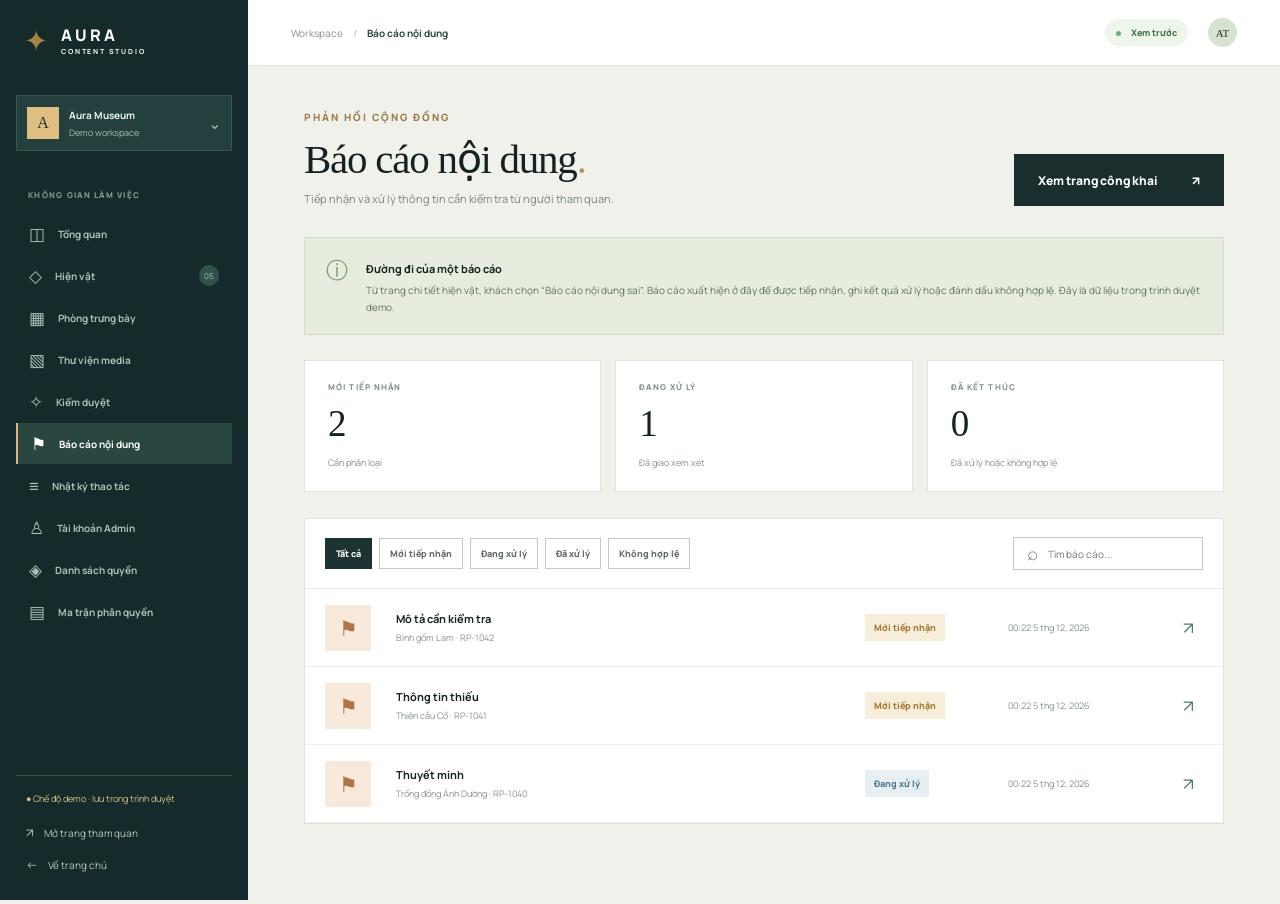
<file: reports.html>
<!doctype html>
<html lang="vi"><head><meta charset="utf-8"><meta name="viewport" content="width=device-width,initial-scale=1"><meta name="theme-color" content="#e9e8e2"><title>Báo cáo nội dung — Aura Content Studio</title><link rel="stylesheet" href="./css/style.css"></head>
<body class="admin-page" data-page="reports"><div class="admin-shell" id="studio-shell"><div class="admin-content"><main class="admin-main">
  <div class="admin-title"><div><p class="eyebrow">PHẢN HỒI CỘNG ĐỒNG</p><h1>Báo cáo nội dung<span>.</span></h1><p>Tiếp nhận và xử lý thông tin cần kiểm tra từ người tham quan.</p></div><a class="button button--dark" href="./collection.html">Xem trang công khai <span>↗</span></a></div>
  <div class="admin-notice"><span>ⓘ</span><div><strong>Đường đi của một báo cáo</strong><p>Từ trang chi tiết hiện vật, khách chọn “Báo cáo nội dung sai”. Báo cáo xuất hiện ở đây để được tiếp nhận, ghi kết quả xử lý hoặc đánh dấu không hợp lệ. Đây là dữ liệu trong trình duyệt demo.</p></div></div>
  <div class="studio-metrics"><article><span>MỚI TIẾP NHẬN</span><strong id="reports-new">0</strong><small>Cần phân loại</small></article><article><span>ĐANG XỬ LÝ</span><strong id="reports-review">0</strong><small>Đã giao xem xét</small></article><article><span>ĐÃ KẾT THÚC</span><strong id="reports-done">0</strong><small>Đã xử lý hoặc không hợp lệ</small></article></div>
  <div class="studio-panel"><div class="studio-toolbar"><div class="filter-list" id="report-filters"><button class="filter is-active" type="button" data-filter="all">Tất cả</button><button class="filter" type="button" data-filter="new">Mới tiếp nhận</button><button class="filter" type="button" data-filter="in_review">Đang xử lý</button><button class="filter" type="button" data-filter="resolved">Đã xử lý</button><button class="filter" type="button" data-filter="dismissed">Không hợp lệ</button></div><label class="search-box search-box--admin"><span>⌕</span><input id="report-search" type="search" placeholder="Tìm báo cáo..." aria-label="Tìm báo cáo"></label></div><div id="report-list"></div></div>
  </main></div></div>
  <div class="edit-backdrop" id="report-backdrop" hidden><aside class="edit-drawer review-drawer" role="dialog" aria-modal="true" aria-label="Xử lý báo cáo"><header><div><p class="eyebrow">BÁO CÁO / NỘI DUNG</p><h2 id="report-title">Báo cáo</h2></div><button id="close-report" type="button" aria-label="Đóng">×</button></header><div id="report-detail" class="review-detail"></div></aside></div>
  <script type="module" src="./js/reports.js"></script>
</body></html>
</file>
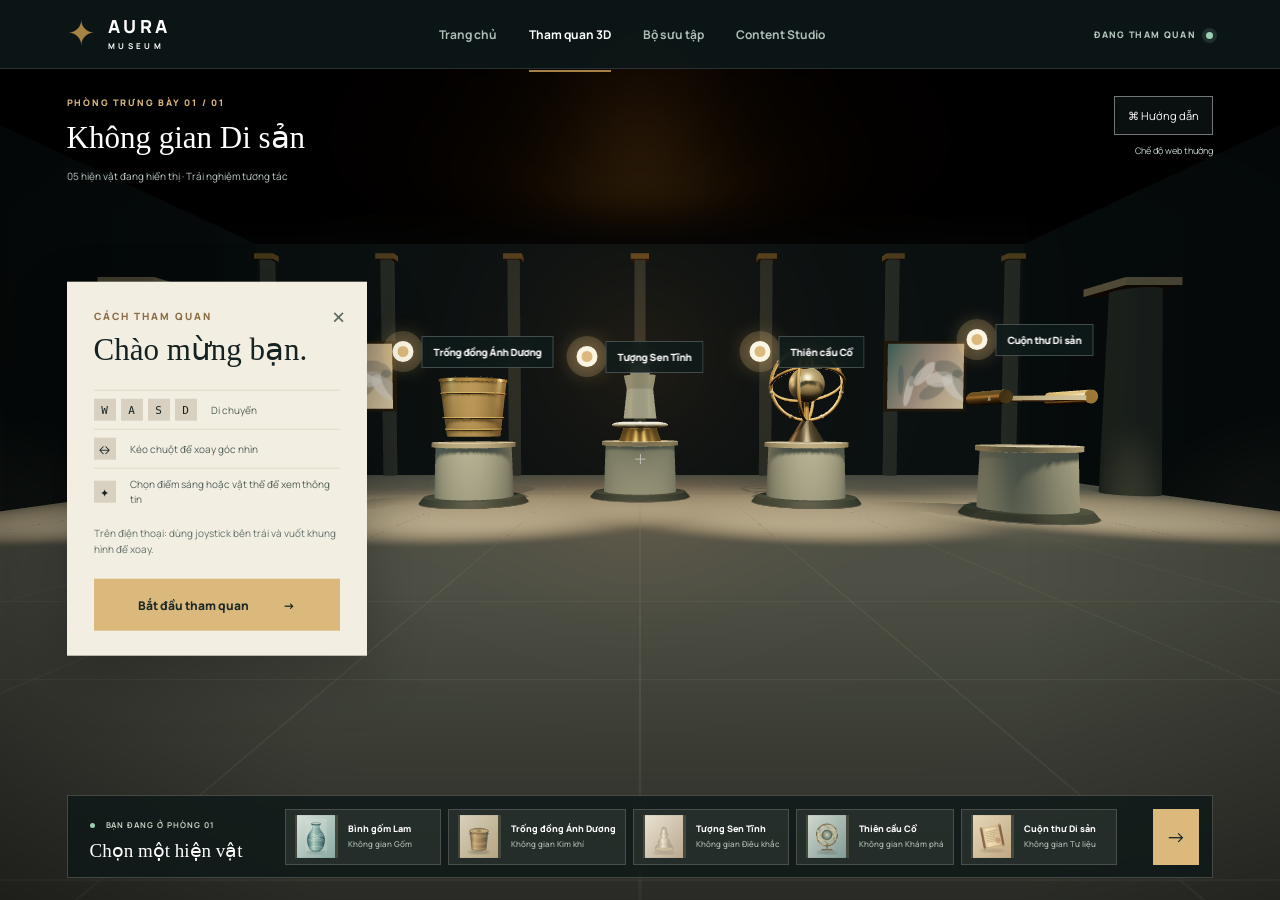
<file: tour.html>
<!doctype html>
<html lang="vi">
<head><meta charset="utf-8"><meta name="viewport" content="width=device-width,initial-scale=1"><meta name="theme-color" content="#101a1b"><title>Tham quan 3D — Aura Museum</title><link rel="stylesheet" href="./css/style.css"></head>
<body data-page="tour" class="tour-page">
  <header class="site-header site-header--tour"><a class="brand" href="./index.html"><span class="brand__mark">✦</span><span>AURA <small>MUSEUM</small></span></a><nav class="desktop-nav" aria-label="Điều hướng chính"><a data-nav="home" href="./index.html">Trang chủ</a><a data-nav="tour" href="./tour.html">Tham quan 3D</a><a data-nav="collection" href="./collection.html">Bộ sưu tập</a><a data-nav="admin" href="./admin.html">Content Studio</a></nav><span class="tour-header-note">ĐANG THAM QUAN <i></i></span><button class="menu-toggle" type="button" aria-label="Mở menu" aria-expanded="false">☰</button><nav class="mobile-menu" aria-label="Điều hướng di động"><a href="./index.html">Trang chủ</a><a href="./tour.html">Tham quan 3D</a><a href="./collection.html">Bộ sưu tập</a><a href="./admin.html">Content Studio</a></nav></header>
  <main class="tour-main"><div id="tour-scene" class="tour-scene"></div><div id="hotspots" class="hotspots-layer"></div><div class="tour-vignette"></div>
    <div class="tour-top-left"><p class="eyebrow eyebrow--light">PHÒNG TRƯNG BÀY 01 / 01</p><h1>Không gian Di sản</h1><span>05 hiện vật mô phỏng · Trải nghiệm tương tác</span></div>
    <div class="tour-top-right"><button class="tour-pill" id="help-button" type="button">⌘ <span>Hướng dẫn</span></button><button class="tour-pill" id="vr-button" type="button" hidden>◉ <span>Vào VR</span></button><span class="xr-status" id="xr-status">Đang kiểm tra WebXR…</span></div>
    <div class="tour-crosshair" aria-hidden="true">+</div>
    <div class="tour-guide" id="tour-guide"><button class="tour-guide__close" id="close-help" type="button" aria-label="Đóng hướng dẫn">×</button><p class="eyebrow">CÁCH THAM QUAN</p><h2>Chào mừng bạn.</h2><div><kbd>W</kbd><kbd>A</kbd><kbd>S</kbd><kbd>D</kbd><span>Di chuyển</span></div><div><span class="guide-icon">↔</span><span>Kéo chuột để xoay góc nhìn</span></div><div><span class="guide-icon">✦</span><span>Chọn điểm sáng hoặc vật thể để xem thông tin</span></div><p class="tour-guide__mobile">Trên điện thoại: dùng joystick bên trái và vuốt khung hình để xoay.</p><button class="button button--gold" id="start-tour" type="button">Bắt đầu tham quan <span>→</span></button></div>
    <div class="tour-joystick" id="joystick" aria-label="Điều khiển di chuyển cảm ứng"><div class="tour-joystick__thumb"></div></div>
    <div class="tour-bottom"><div class="tour-bottom__intro"><span class="mini-status"><i></i> BẠN ĐANG Ở PHÒNG 01</span><strong>Chọn một hiện vật</strong></div><div class="tour-exhibits" id="tour-exhibits"></div><button class="tour-bottom__next" id="next-exhibit" type="button" aria-label="Chọn hiện vật tiếp theo">→</button></div>
    <aside class="tour-info" id="tour-info" aria-label="Thông tin hiện vật" hidden><button class="tour-info__close" id="close-info" type="button" aria-label="Đóng thông tin">×</button><div id="tour-info-content"></div></aside>
  </main>
  <script type="module" src="./js/tour.js"></script>
</body>
</html>
</file>
<file: css/style.css>
@import url('https://fonts.googleapis.com/css2?family=DM+Sans:wght@400;500;600;700&family=Manrope:wght@400;500;600;700;800&display=swap');
:root{--ink:#152222;--deep:#0e1a1b;--teal:#1c3435;--gold:#dbb97c;--gold-deep:#a78245;--cream:#ede9df;--paper:#f7f4ec;--muted:#68706b;--line:rgba(30,51,50,.14);--display:Georgia,'Times New Roman',serif;--sans:Manrope,'DM Sans',Arial,sans-serif}
*{box-sizing:border-box}html{scroll-behavior:smooth}body{margin:0;background:var(--cream);color:var(--ink);font-family:var(--sans);-webkit-font-smoothing:antialiased}button,input,textarea{font:inherit}button{cursor:pointer}a{color:inherit;text-decoration:none}img{display:block;max-width:100%}[hidden]{display:none!important}::selection{background:var(--gold);color:var(--deep)}:focus-visible{outline:2px solid var(--gold-deep);outline-offset:3px}.eyebrow{font-size:10px;font-weight:800;letter-spacing:.2em;color:#896d44;text-transform:uppercase;margin:0 0 21px}.eyebrow--light{color:var(--gold)}.eyebrow-dot{margin:0 7px;color:#a3a8a2}
.site-header{height:78px;display:flex;align-items:center;gap:36px;padding:0 max(5.2vw,26px);background:#f5f2eb;border-bottom:1px solid rgba(25,42,41,.1);position:relative;z-index:30}.brand{display:inline-flex;align-items:center;gap:10px;line-height:.88;font-weight:800;letter-spacing:.19em;font-size:18px;white-space:nowrap}.brand__mark{font-family:serif;font-size:34px;color:var(--gold-deep);font-weight:400;line-height:1}.brand small{display:block;font-size:8px;letter-spacing:.42em;margin-top:7px;font-weight:700}.desktop-nav{display:flex;gap:32px;align-items:center;margin:auto}.desktop-nav a{font-size:12px;font-weight:700;color:#61706d;transition:color .2s}.desktop-nav a:hover,.desktop-nav a[aria-current=page]{color:var(--ink)}.desktop-nav a[aria-current=page]{position:relative}.desktop-nav a[aria-current=page]:after{content:'';position:absolute;left:0;right:0;bottom:-29px;height:2px;background:var(--gold-deep)}.header-cta{font-size:11px;font-weight:800;letter-spacing:.02em;border:1px solid #a99a80;padding:13px 16px;white-space:nowrap;transition:background .2s,color .2s}.header-cta span{margin-left:10px}.header-cta:hover{background:var(--ink);color:#fff}.menu-toggle,.mobile-menu{display:none}.button{display:inline-flex;justify-content:center;align-items:center;gap:34px;min-height:52px;padding:0 23px;font-size:12px;font-weight:800;transition:transform .2s,background .2s,color .2s;border:1px solid transparent;white-space:nowrap}.button:hover{transform:translateY(-3px)}.button--gold{background:var(--gold);color:#1b2927}.button--gold:hover{background:#edcd95}.button--ghost{border-color:rgba(255,255,255,.34);color:#faf5e9}.button--ghost:hover{background:rgba(255,255,255,.1)}.button--dark{background:#1a2e2d;color:#fff}.button--dark:hover{background:#33504d}.button--ghost-dark{background:transparent;color:var(--ink);border-color:#c9c9c2}.button--ghost-dark:hover{background:#e8e8e0}
.hero{min-height:690px;position:relative;background:var(--deep);display:grid;grid-template-columns:50% 50%;overflow:hidden;color:#fff}.hero:before{content:'';position:absolute;inset:0;background:radial-gradient(circle at 10% 70%,rgba(76,102,90,.18),transparent 45%);pointer-events:none}.hero__copy{position:relative;z-index:2;padding:92px 4vw 90px max(8vw,32px);display:flex;flex-direction:column;align-items:flex-start}.status-dot,.mini-status i,.tour-header-note i,.admin-preview-pill i{display:inline-block;width:7px;height:7px;border-radius:50%;background:#9dcfb2;box-shadow:0 0 0 4px rgba(157,207,178,.14);vertical-align:middle;margin-right:8px}.hero h1{font-family:var(--display);font-size:clamp(48px,5.15vw,88px);line-height:1.09;letter-spacing:-.045em;font-weight:400;margin:23px 0 28px;white-space:nowrap}.hero h1 em,.section h2 em,.experience h2 em,.final-cta h2 em,.page-intro h1 em,.collection-banner h2 em{font-weight:400;color:var(--gold)}.hero__lead{font-size:14px;line-height:1.95;max-width:450px;color:#aebdb7;margin:0 0 32px}.hero__actions{display:flex;gap:12px;flex-wrap:wrap}.hero__note{display:flex;align-items:center;gap:12px;margin-top:auto;padding-top:66px;color:#8faaa4;font-size:10px;letter-spacing:.035em}.hero__note-line{width:26px;height:1px;background:var(--gold)}.hero__visual{position:relative;margin:24px 24px 24px 0;overflow:hidden;background:#27302e;border:1px solid rgba(226,204,160,.23);box-shadow:0 18px 50px rgba(0,0,0,.28)}.hero__visual:after{content:'';position:absolute;inset:0;background:linear-gradient(180deg,rgba(2,8,8,.3),transparent 35%,rgba(2,8,8,.5));pointer-events:none}.hero__canvas{position:absolute;inset:0}.hero__canvas canvas,.tour-scene canvas{width:100%;height:100%;display:block}.hero__visual-top,.hero__visual-bottom{position:absolute;z-index:2;left:30px;right:30px;color:#fff;font-size:10px;font-weight:800;letter-spacing:.17em}.hero__visual-top{top:27px}.hero__visual-top span{color:var(--gold);margin:0 9px}.hero__visual-bottom{bottom:25px;display:flex;justify-content:space-between}.hero__visual-bottom i{display:inline-block;background:#b2dcb8;border-radius:50%;width:6px;height:6px;margin-right:8px}.hero__visual-link{position:absolute;z-index:3;right:28px;top:25px;border:1px solid rgba(255,255,255,.5);width:35px;height:35px;display:grid;place-items:center;color:#fff;font-size:18px}.hero__visual-link:hover{background:var(--gold);color:var(--ink)}.hero__vertical{position:absolute;right:5px;top:50%;z-index:3;writing-mode:vertical-rl;color:#b9b9a6;font-size:9px;letter-spacing:.2em;transform:translateY(-50%)}.marquee{height:61px;background:#d6b984;display:flex;align-items:center;justify-content:space-around;gap:28px;white-space:nowrap;overflow:hidden;color:#28302a;font-family:var(--display);font-size:18px;font-style:italic}.marquee b{font-size:13px;font-style:normal}
.section{padding:110px max(8vw,32px)}.section--cream{background:var(--cream)}.section-head{display:flex;align-items:end;justify-content:space-between;gap:25px;margin-bottom:45px}.section h2,.experience h2,.final-cta h2,.collection-banner h2{font-family:var(--display);font-weight:400;letter-spacing:-.045em;font-size:clamp(42px,4.2vw,69px);line-height:1.1;margin:0}.section h2 em,.final-cta h2 em{color:#9e7b4c}.section-link{font-size:11px;font-weight:800;border-bottom:1px solid #b0a080;padding-bottom:11px;white-space:nowrap}.section-link span{margin-left:30px}.featured-grid{display:grid;grid-template-columns:repeat(5,minmax(0,1fr));gap:14px}.artifact-card{background:#f8f5ed;border:1px solid #e1ddd1;cursor:pointer;transition:transform .25s,box-shadow .25s;overflow:hidden}.artifact-card:hover,.artifact-card:focus-visible{transform:translateY(-7px);box-shadow:0 20px 35px rgba(26,39,34,.1)}.artifact-card__image{height:260px;position:relative;background:radial-gradient(circle at 50% 48%,color-mix(in srgb,var(--card-accent),#fff 55%),#d9d6cb 70%);overflow:hidden}.artifact-card__image:after{content:'';position:absolute;inset:0;background:linear-gradient(0deg,rgba(30,33,28,.06),transparent 40%)}.artifact-card__image img{width:100%;height:100%;object-fit:contain;padding:24px;filter:drop-shadow(4px 16px 10px rgba(36,37,32,.25));transition:transform .3s}.artifact-card:hover img{transform:scale(1.07)}.artifact-card__number{position:absolute;top:16px;left:17px;color:#394640;font-family:var(--display);font-size:13px}.artifact-card__copy{padding:20px 18px 24px}.artifact-card__copy .eyebrow{font-size:8px;margin-bottom:10px}.artifact-card h3{font-family:var(--display);font-size:22px;font-weight:400;line-height:1.12;margin:0 0 11px}.artifact-card__copy>p:not(.eyebrow){font-size:10px;line-height:1.7;color:#6b716c;min-height:54px;margin:0 0 22px}.text-link{font-size:10px;font-weight:800;color:#36524b;display:flex;justify-content:space-between;border-top:1px solid #e1ddd4;padding-top:13px}.section-footnote{margin:24px 0 0;color:#8a8980;font-size:10px}.experience{padding:100px max(8vw,32px);background:#17302f;color:#fff;display:grid;grid-template-columns:1fr 1.12fr;column-gap:8vw;position:relative;overflow:hidden}.experience__mark{position:absolute;font-family:var(--display);font-size:360px;line-height:1;right:-45px;top:-125px;color:rgba(205,175,120,.06)}.experience h2{font-size:clamp(44px,4.4vw,74px)}.experience__cards{display:grid;gap:0;position:relative;z-index:1}.experience__cards article{padding:16px 0 23px;border-bottom:1px solid rgba(255,255,255,.17);display:grid;grid-template-columns:45px 1fr;column-gap:15px}.experience__cards article:first-child{padding-top:0}.experience__cards article>span{grid-row:1/3;font-family:var(--display);color:var(--gold);font-size:22px}.experience__cards h3{font-family:var(--display);font-weight:400;font-size:23px;margin:0 0 8px}.experience__cards p{color:#adbfba;font-size:11px;line-height:1.8;margin:0}.final-cta{padding:95px max(8vw,32px);display:flex;align-items:end;justify-content:space-between;gap:30px;background:#e2d8c5}.site-footer{background:#0e1b1b;color:#a9b6ad;padding:45px max(5.2vw,26px);display:grid;grid-template-columns:1.5fr 1.5fr 1.5fr auto;gap:30px;align-items:center;font-size:10px}.brand--footer{color:#f7f4ed}.site-footer nav{display:flex;gap:16px}.site-footer a:hover{color:#fff}
.tour-page{height:100vh;overflow:hidden;background:#111b1a}.site-header--tour{position:absolute;top:0;left:0;right:0;background:rgba(14,25,25,.85);border-color:rgba(255,255,255,.12);color:#fff;backdrop-filter:blur(15px);height:69px}.site-header--tour .desktop-nav a{color:#aebeb7}.site-header--tour .desktop-nav a:hover,.site-header--tour .desktop-nav a[aria-current=page]{color:#fff}.tour-header-note{font-size:9px;letter-spacing:.15em;color:#b7c9c0;font-weight:800}.tour-header-note i{margin:0 0 0 7px}.tour-main{position:absolute;inset:0;overflow:hidden}.tour-scene,.tour-vignette,.hotspots-layer{position:absolute;inset:0}.tour-vignette{pointer-events:none;background:linear-gradient(180deg,rgba(0,0,0,.26) 0%,transparent 24%,transparent 65%,rgba(0,0,0,.45) 100%),linear-gradient(90deg,rgba(0,0,0,.28),transparent 25%,transparent 80%,rgba(0,0,0,.15))}.hotspots-layer{pointer-events:none;z-index:4}.hotspot{position:absolute;transform:translate(-50%,-50%);pointer-events:auto;border:0;background:none;color:#fff;display:flex;align-items:center;gap:8px;padding:8px;white-space:nowrap}.hotspot__pulse{width:21px;height:21px;background:var(--gold);border:5px solid #faf4e3;border-radius:50%;box-shadow:0 0 0 10px rgba(231,193,128,.2),0 0 25px rgba(255,201,119,.8);animation:pulse 2.4s infinite}.hotspot__label{background:rgba(15,28,27,.85);padding:8px 11px;font-size:10px;font-weight:800;border:1px solid rgba(255,255,255,.22);backdrop-filter:blur(10px)}.hotspot:hover .hotspot__label,.hotspot.is-selected .hotspot__label{background:var(--gold);color:#172622}@keyframes pulse{50%{box-shadow:0 0 0 15px rgba(231,193,128,.04),0 0 30px rgba(255,201,119,.35)}}.tour-top-left,.tour-top-right{position:absolute;top:96px;z-index:5;color:#fff}.tour-top-left{left:5.2vw}.tour-top-left .eyebrow{margin:0 0 10px;font-size:9px}.tour-top-left h1{font-family:var(--display);font-weight:400;font-size:31px;margin:0 0 7px}.tour-top-left>span{color:#bbc9c2;font-size:10px}.tour-top-right{right:5.2vw;display:flex;align-items:center;gap:9px}.tour-pill{border:1px solid rgba(255,255,255,.43);background:rgba(16,27,26,.6);backdrop-filter:blur(10px);padding:11px 13px;color:#fff;font-size:11px}.tour-pill:hover{background:var(--gold);color:var(--ink)}.xr-status{position:absolute;right:0;top:48px;width:180px;text-align:right;font-size:9px;color:#c7d4ce}.tour-crosshair{position:absolute;left:50%;top:51%;z-index:2;transform:translate(-50%,-50%);color:rgba(255,255,255,.56);font-size:22px;font-weight:200;pointer-events:none}.tour-guide{position:absolute;z-index:11;left:5.2vw;top:50%;transform:translateY(-45%);width:300px;background:#f3eee2;padding:27px 27px 25px;box-shadow:0 20px 55px rgba(0,0,0,.25)}.tour-guide__close,.tour-info__close{position:absolute;right:16px;top:15px;border:0;background:transparent;font-size:27px;color:#5b6862}.tour-guide h2{font-family:var(--display);font-weight:400;font-size:31px;margin:0 0 22px}.tour-guide .eyebrow{margin-bottom:8px}.tour-guide>div{display:flex;align-items:center;gap:5px;padding:8px 0;border-top:1px solid #e1d9c7}.tour-guide>div>span:last-child{margin-left:9px;font-size:10px;color:#52615a;line-height:1.5}.tour-guide kbd,.guide-icon{width:22px;height:22px;background:#d8d1c1;display:grid;place-items:center;font-size:11px}.guide-icon{flex:0 0 22px}.tour-guide__mobile{font-size:10px;line-height:1.6;color:#63716a}.tour-guide .button{width:100%;margin-top:12px}.tour-joystick{display:none;position:absolute;z-index:7;left:27px;bottom:143px;width:112px;height:112px;border-radius:50%;background:rgba(245,241,225,.1);border:1px solid rgba(255,255,255,.42);touch-action:none;backdrop-filter:blur(4px)}.tour-joystick__thumb{position:absolute;left:50%;top:50%;width:43px;height:43px;transform:translate(-50%,-50%);border-radius:50%;background:rgba(236,194,130,.7);border:2px solid #f2e4ca}.tour-bottom{position:absolute;z-index:6;left:5.2vw;right:5.2vw;bottom:22px;height:83px;background:rgba(12,24,23,.78);border:1px solid rgba(241,236,216,.22);backdrop-filter:blur(18px);display:flex;align-items:center;padding:11px 13px 11px 22px;color:#fff;gap:18px}.tour-bottom__intro{min-width:177px}.mini-status{font-size:8px;color:#c3d0c4;letter-spacing:.12em;font-weight:700}.mini-status i{width:5px;height:5px;box-shadow:none}.tour-bottom__intro strong{font-family:var(--display);font-weight:400;font-size:19px;display:block;margin-top:6px}.tour-exhibits{display:flex;gap:7px;overflow-x:auto;flex:1;scrollbar-width:none}.tour-exhibits::-webkit-scrollbar{display:none}.tour-item{border:1px solid rgba(255,255,255,.16);background:rgba(239,236,218,.08);color:#fff;display:flex;align-items:center;gap:10px;min-width:156px;height:56px;text-align:left;padding:6px 9px;transition:background .2s}.tour-item img{width:43px;height:43px;object-fit:contain;background:rgba(229,208,163,.16)}.tour-item span{font-size:9px;font-weight:800;line-height:1.35}.tour-item small{display:block;font-size:8px;font-weight:500;color:#b6c2b9;margin-top:4px}.tour-item:hover,.tour-item.is-active{background:rgba(219,185,124,.28);border-color:var(--gold)}.tour-bottom__next{height:56px;width:46px;flex:0 0 46px;background:var(--gold);color:var(--ink);border:0;font-size:20px}.tour-info{position:absolute;z-index:10;right:0;top:69px;bottom:0;width:min(414px,100vw);overflow-y:auto;background:#f4efe4;box-shadow:-20px 0 50px rgba(0,0,0,.25);animation:drawer-in .3s ease}.tour-info__close{z-index:3}.tour-info #tour-info-content{padding:0 26px 36px}.tour-info .info-cover{margin:0 -26px 25px;height:265px}.info-cover{height:245px;background:radial-gradient(circle at 50% 50%,color-mix(in srgb,var(--card-accent),#fff 45%),#d9d2c0 72%);display:grid;place-items:center}.info-cover img{height:90%;width:90%;object-fit:contain;filter:drop-shadow(6px 15px 10px rgba(28,32,28,.23))}.tour-info .eyebrow,.modal-content .eyebrow{font-size:9px;margin-bottom:11px}.tour-info h2,.modal-content h2{font-family:var(--display);font-weight:400;font-size:38px;line-height:1.08;margin:0 0 14px}.info-summary{font-size:13px;font-weight:700;line-height:1.65;color:#344841;margin:0 0 16px}.info-description{font-size:11px;color:#657269;line-height:1.85;margin:0 0 24px}.audio-block{padding:13px 15px;background:#1b3331;color:#fff;display:flex;align-items:center;justify-content:space-between;margin-bottom:17px}.audio-block>div{display:grid;grid-template-columns:30px 1fr;column-gap:8px}.audio-icon{grid-row:1/3;font-size:24px;color:var(--gold)}.audio-block strong{font-size:11px}.audio-block small{font-size:9px;color:#b7c8bc;margin-top:4px}.icon-action{width:37px;height:37px;border-radius:50%;border:0;background:var(--gold);color:var(--ink)}.transcript{border-top:1px solid #d9d2c4;border-bottom:1px solid #d9d2c4;padding:14px 0}.transcript summary{font-size:11px;font-weight:800;cursor:pointer}.transcript p{font-size:11px;line-height:1.9;color:#5d6b63;margin:14px 0 0}@keyframes drawer-in{from{transform:translateX(100%)}to{transform:translateX(0)}}
.collection-page{background:#f4f0e7}.page-intro{padding:78px max(8vw,32px) 78px;display:flex;justify-content:space-between;align-items:center;min-height:370px;background:#ede8de;overflow:hidden}.page-intro h1{font-family:var(--display);font-weight:400;letter-spacing:-.05em;font-size:clamp(54px,5.8vw,91px);line-height:1.04;margin:0 0 24px}.page-intro h1 em{color:#9c784c}.page-intro p:last-child{max-width:495px;color:#63716a;font-size:12px;line-height:1.85}.page-intro__ornament{font-family:var(--display);font-size:230px;color:#cfbea0;line-height:1;position:relative;transform:rotate(-15deg)}.page-intro__ornament span{position:absolute;bottom:-7px;right:0;color:#907b58;font-family:var(--sans);font-size:10px;letter-spacing:.2em;transform:rotate(15deg)}.collection-content{padding:45px max(8vw,32px) 100px}.collection-toolbar{display:flex;align-items:center;justify-content:space-between;gap:20px;border-bottom:1px solid #d9d7cb;padding-bottom:20px}.filter-list{display:flex;gap:7px;flex-wrap:wrap}.filter{border:1px solid #c8c8bf;background:transparent;padding:10px 14px;font-size:10px;font-weight:800;color:#5f6a64}.filter:hover,.filter.is-active{background:#1c3331;color:#fff;border-color:#1c3331}.search-box{display:flex;align-items:center;gap:8px;border:1px solid #c7c9be;padding:0 13px;height:40px;min-width:210px;background:rgba(255,255,255,.5)}.search-box span{font-size:19px;line-height:1;color:#79847a}.search-box input{background:transparent;border:0;outline:0;width:100%;font-size:10px}.collection-count{font-size:10px;color:#798078;font-weight:700;margin:23px 0 18px}.collection-grid{display:grid;grid-template-columns:repeat(3,minmax(0,1fr));gap:22px}.collection-grid .artifact-card__image{height:330px}.collection-grid .artifact-card__copy{padding:24px}.collection-grid .artifact-card h3{font-size:28px}.collection-grid .artifact-card__copy>p:not(.eyebrow){min-height:35px;font-size:11px}.empty-state{padding:70px;text-align:center;color:#68746a}.collection-banner{margin:0 max(8vw,32px) 100px;background:#1b3534;color:#fff;display:flex;align-items:end;justify-content:space-between;padding:55px;gap:30px}.collection-banner h2{font-size:clamp(37px,3.7vw,56px)}.modal-backdrop{position:fixed;inset:0;background:rgba(10,19,18,.72);z-index:80;display:grid;place-items:center;padding:18px;backdrop-filter:blur(7px)}.modal-card{position:relative;background:#f4efe4;width:min(560px,100%);max-height:90vh;overflow-y:auto;box-shadow:0 26px 80px rgba(0,0,0,.3)}.modal-close{position:absolute;z-index:2;right:15px;top:14px;border:0;background:#f4efe4;border-radius:50%;width:38px;height:38px;font-size:27px;color:#33443c}.modal-content{padding:0 30px 30px}.modal-content .info-cover{margin:0 -30px 25px}.modal-open{overflow:hidden}.toast{position:fixed;z-index:100;left:50%;bottom:25px;transform:translate(-50%,130px);background:#17312d;color:#fff;padding:15px 20px;font-size:11px;max-width:min(440px,90vw);box-shadow:0 12px 35px rgba(0,0,0,.2);transition:transform .3s}.toast--show{transform:translate(-50%,0)}
.admin-page{background:#f0f1eb}.admin-shell{display:grid;grid-template-columns:248px 1fr;min-height:100vh}.admin-sidebar{background:#152a2a;color:#eaf1e8;padding:27px 16px;display:flex;flex-direction:column;position:sticky;top:0;height:100vh}.brand--admin{font-size:16px;padding:0 8px;color:#fff}.brand--admin .brand__mark{font-size:29px}.brand--admin small{font-size:7px;letter-spacing:.26em}.admin-workspace{margin:39px 0 30px;background:#23403e;padding:11px 10px;display:flex;align-items:center;gap:10px;border:1px solid #395552}.workspace-avatar,.admin-user{width:32px;height:32px;background:#e0be81;color:#22342e;display:grid;place-items:center;font-family:var(--display);font-size:16px}.admin-workspace strong{display:block;font-size:10px}.admin-workspace small{display:block;color:#a9bcb0;font-size:9px;margin-top:4px}.admin-workspace>span:last-child{margin-left:auto;color:#a9bcb0}.admin-nav-label{color:#829f94;font-size:8px;letter-spacing:.16em;padding:0 12px;font-weight:800;margin-bottom:13px}.admin-side-nav{display:grid;gap:3px}.admin-side-nav a{display:flex;align-items:center;gap:13px;color:#a9c1b6;font-size:17px;padding:11px 13px}.admin-side-nav a span{font-size:10px;font-weight:700}.admin-side-nav a small{margin-left:auto;background:#31514b;border-radius:50%;font-size:8px;padding:5px}.admin-side-nav a:hover,.admin-side-nav a.is-active{background:#294641;color:#fff}.admin-side-nav a.is-active{border-left:2px solid var(--gold)}.admin-sidebar__bottom{margin-top:auto;display:grid;gap:15px;padding:16px 10px 0;border-top:1px solid #36514a}.admin-sidebar__bottom a{font-size:12px;color:#b6c9bc}.admin-sidebar__bottom a span{font-size:10px;margin-left:8px}.admin-sidebar__bottom a:hover{color:#fff}.demo-tag{font-size:9px;color:#d9c28d;line-height:1.5;margin-bottom:4px}.admin-content{min-width:0}.admin-topbar{height:66px;background:#fff;border-bottom:1px solid #e0e3dc;display:flex;align-items:center;justify-content:space-between;padding:0 43px;font-size:10px;color:#8a9489}.admin-topbar b{margin:0 10px;color:#c7cec4}.admin-topbar strong{color:#2f4841}.admin-topbar__right{display:flex;align-items:center;gap:20px}.admin-preview-pill{background:#eef6eb;color:#407448;padding:7px 11px;border-radius:20px;font-size:9px;font-weight:800}.admin-preview-pill i{background:#6fac73;box-shadow:none;width:5px;height:5px}.admin-user{width:29px;height:29px;border-radius:50%;font-size:11px;background:#d6e3d0}.admin-main{padding:44px min(5vw,56px) 80px;max-width:1500px;margin:auto}.admin-title{display:flex;align-items:end;justify-content:space-between;gap:20px;margin-bottom:31px}.admin-title .eyebrow{color:#9b7b4a;margin-bottom:11px}.admin-title h1{font-family:var(--display);font-size:clamp(35px,3.2vw,52px);font-weight:400;letter-spacing:-.03em;margin:0 0 8px}.admin-title h1 span{color:#b39864}.admin-title p:last-child{font-size:11px;color:#78857b;margin:0}.admin-notice{display:flex;align-items:flex-start;gap:18px;background:#e6eddf;border:1px solid #d1dec9;padding:18px 21px;margin-bottom:25px}.admin-notice>span{color:#7e9a67;font-family:var(--display);font-size:22px}.admin-notice strong{font-size:11px}.admin-notice p{font-size:10px;line-height:1.7;color:#61715d;margin:4px 0 0}.admin-notice--plain{background:#f4f4ec;margin-top:20px}.admin-stats{display:grid;grid-template-columns:repeat(3,1fr);gap:15px;margin-bottom:34px}.admin-stats article{background:#fff;border:1px solid #e2e6df;padding:23px 24px;position:relative}.admin-stats article>span{font-size:9px;font-weight:800;letter-spacing:.14em;color:#889589}.admin-stats strong{font-family:var(--display);font-weight:400;font-size:45px;display:block;line-height:1.1;margin:15px 0 10px}.admin-stats small{font-size:9px;color:#849187}.admin-stats i{position:absolute;right:23px;top:18px;font-style:normal;color:#a2b2a0;font-size:22px}.admin-overview-bottom{display:grid;grid-template-columns:1.55fr 1fr;gap:20px}.admin-overview-bottom>div{background:#fff;border:1px solid #e2e6df;padding:22px}.admin-section-head{display:flex;align-items:center;justify-content:space-between;margin-bottom:12px}.admin-section-head h2,.admin-room-preview h2{font-family:var(--display);font-weight:400;font-size:23px;margin:0}.text-button{border:0;background:none;color:#47756e;font-size:10px;font-weight:800}.recent-row{display:flex;align-items:center;gap:12px;border-top:1px solid #edf0eb;padding:10px 0}.recent-row img{width:46px;height:46px;object-fit:contain;background:#e8e8df}.recent-row strong{display:block;font-size:10px}.recent-row small{display:block;color:#8d9990;font-size:9px;margin-top:5px}.recent-row>span:last-child{margin-left:auto;color:#4f8a60;font-size:9px;background:#e9f4e9;padding:6px}.admin-room-preview{background:#1d3835!important;color:#fff}.admin-room-preview .eyebrow{color:var(--gold);font-size:8px}.admin-room-preview p:not(.eyebrow){color:#b8c9bc;font-size:10px;line-height:1.7}.room-plan{height:100px;border:1px solid rgba(255,255,255,.25);margin:17px 0;display:flex;align-items:center;justify-content:space-around;padding:20px;background:repeating-linear-gradient(90deg,transparent,transparent 19%,rgba(255,255,255,.1) 19.1%,transparent 19.5%)}.room-plan span{width:19px;height:19px;border:1px solid var(--gold);border-radius:50%;display:grid;place-items:center;color:var(--gold);font-size:7px}.admin-room-preview a{font-size:10px;font-weight:800;color:var(--gold)}.admin-table-wrap{background:#fff;border:1px solid #e1e5dd}.admin-table-toolbar{display:flex;align-items:center;justify-content:space-between;padding:18px 19px}.admin-table-toolbar strong{font-size:11px}.search-box--admin{height:33px;min-width:190px}.admin-table-head,.admin-table-row{display:grid;grid-template-columns:2.2fr 1.4fr .7fr .8fr 26px;align-items:center;gap:15px;padding:0 18px}.admin-table-head{height:34px;background:#f5f6f1;color:#899589;font-size:8px;font-weight:800;letter-spacing:.08em}.admin-table-row{min-height:67px;border-top:1px solid #eff0eb;cursor:pointer;transition:background .2s}.admin-table-row:hover{background:#f7f7f1}.admin-table-row>span{font-size:10px;color:#718078}.admin-table-row__main{display:flex;align-items:center;gap:10px}.admin-table-row__main img{width:42px;height:42px;object-fit:contain;background:#ede8db}.admin-table-row__main strong{font-size:10px;display:block}.admin-table-row__main small{font-size:8px;color:#909a90;display:block;margin-top:5px}.published{display:inline-block!important;background:#e8f4e8;color:#418151!important;padding:6px;font-size:8px!important}.simple-panel{display:flex;gap:25px;padding:40px;background:#fff;border:1px solid #dfe4db;max-width:730px}.simple-panel__icon{width:80px;height:80px;flex:0 0 80px;background:#e5ede4;color:#42735c;display:grid;place-items:center;font-size:32px}.simple-panel h2{font-family:var(--display);font-weight:400;font-size:31px;margin:0 0 10px}.simple-panel p:not(.eyebrow){font-size:11px;line-height:1.8;color:#738075}.simple-panel a{font-size:11px;color:#42735c;font-weight:800}.media-preview{display:grid;grid-template-columns:repeat(5,1fr);gap:15px}.media-preview article{background:#fff;border:1px solid #dfe4db;padding:8px}.media-preview img{width:100%;aspect-ratio:1;object-fit:contain;background:#e6e4d9}.media-preview strong{display:block;font-size:10px;margin:10px 4px 4px}.media-preview small{display:block;font-size:9px;color:#85918a;margin:0 4px 7px}.edit-backdrop{position:fixed;inset:0;background:rgba(10,20,19,.52);z-index:90}.edit-drawer{position:absolute;right:0;top:0;bottom:0;width:min(520px,100vw);background:#f9f9f5;overflow-y:auto;box-shadow:-20px 0 55px rgba(0,0,0,.24);animation:drawer-in .3s ease}.edit-drawer>header{padding:24px 27px;border-bottom:1px solid #e3e8de;display:flex;justify-content:space-between;align-items:start}.edit-drawer h2{font-family:var(--display);font-size:29px;font-weight:400;margin:0}.edit-drawer .eyebrow{margin-bottom:7px;font-size:8px}.edit-drawer>header button{border:0;background:transparent;font-size:28px;color:#637167}.edit-drawer form{padding:25px 27px 35px;display:grid;gap:16px}.edit-preview{height:145px;display:grid;place-items:center;background:#e9e6dc;margin-bottom:5px}.edit-preview img{height:95%;object-fit:contain}.edit-drawer label{font-size:10px;font-weight:800;color:#3a5048;display:grid;gap:7px}.edit-drawer input,.edit-drawer textarea{width:100%;border:1px solid #ced6ca;background:#fff;padding:10px 12px;outline:0;font-size:11px;line-height:1.5;color:#273b34}.edit-drawer input:focus,.edit-drawer textarea:focus{border-color:#789d75;box-shadow:0 0 0 2px #dbe8d8}.edit-drawer textarea{resize:vertical}.edit-row{display:grid;grid-template-columns:1fr 1fr;gap:13px}.edit-form-note{font-size:9px;color:#819084}.edit-actions{display:flex;justify-content:space-between;gap:13px;border-top:1px solid #dde3d9;padding-top:20px}.edit-actions .button{min-height:43px}.edit-actions .button:first-child{color:#9f514d}
@media(max-width:1100px){.desktop-nav{gap:17px}.desktop-nav a{font-size:10px}.hero__copy{padding-left:5vw}.hero h1{font-size:clamp(47px,5vw,68px)}.featured-grid{grid-template-columns:repeat(3,1fr)}.featured-grid .artifact-card:nth-child(n+4){display:none}.artifact-card__image{height:290px}.site-footer{grid-template-columns:1fr 1fr}.tour-bottom__intro{min-width:145px}}
@media(max-width:760px){.site-header{height:63px;padding:0 20px}.brand{font-size:15px}.brand__mark{font-size:29px}.brand small{font-size:6px}.desktop-nav,.header-cta,.tour-header-note{display:none}.menu-toggle{display:block;margin-left:auto;border:1px solid #b5afa2;background:transparent;color:inherit;width:36px;height:36px;font-size:18px}.mobile-menu{display:none;position:absolute;top:63px;left:0;right:0;background:#f8f5eb;color:var(--ink);padding:17px 20px;box-shadow:0 14px 20px rgba(0,0,0,.13)}.mobile-menu.is-open{display:grid;gap:0}.mobile-menu a{padding:12px 4px;border-bottom:1px solid #e7e1d4;font-size:12px;font-weight:700}.site-header--tour{height:63px}.site-header--tour .mobile-menu{top:63px}.hero{display:flex;flex-direction:column;min-height:0}.hero__copy{padding:60px 23px 32px}.hero h1{font-size:clamp(43px,11vw,66px);white-space:normal;margin:10px 0 20px}.hero__lead{font-size:12px;line-height:1.8}.hero__note{padding-top:32px}.hero__visual{height:390px;margin:5px 20px 22px}.hero__vertical{display:none}.marquee{height:50px;font-size:14px}.section{padding:70px 20px}.section-head{align-items:start;display:block}.section h2,.experience h2,.final-cta h2{font-size:44px}.section-link{display:inline-block;margin-top:26px}.featured-grid{display:flex;overflow-x:auto;scroll-snap-type:x mandatory;padding-bottom:14px}.featured-grid .artifact-card:nth-child(n+4){display:block}.featured-grid .artifact-card{flex:0 0 69vw;scroll-snap-align:center}.artifact-card__image{height:270px}.experience{display:block;padding:65px 20px}.experience__cards{margin-top:42px}.final-cta{padding:70px 20px;display:block}.final-cta .button{margin-top:30px}.site-footer{padding:36px 20px;grid-template-columns:1fr 1fr}.site-footer p{grid-column:1/3}.site-footer nav{grid-column:1/3}.tour-top-left{top:82px;left:20px}.tour-top-left h1{font-size:25px}.tour-top-left>span{display:none}.tour-top-right{right:20px;top:90px}.tour-top-right .tour-pill span{display:none}.tour-top-right .tour-pill{padding:9px}.tour-top-right .xr-status{width:115px;font-size:8px;top:39px}.tour-crosshair{display:none}.tour-guide{width:calc(100vw - 40px);left:20px;top:50%;transform:translateY(-50%)}.tour-bottom{left:0;right:0;bottom:0;height:107px;padding:10px;gap:8px;border-left:0;border-right:0}.tour-bottom__intro{display:none}.tour-item{min-width:132px;height:63px}.tour-item img{width:42px;height:48px}.tour-bottom__next{height:63px;width:34px;flex-basis:34px}.tour-joystick{display:block}.tour-info{top:63px}.page-intro{padding:65px 20px;min-height:300px}.page-intro h1{font-size:55px}.page-intro__ornament{display:none}.collection-content{padding:35px 20px 70px}.collection-toolbar{display:block}.filter-list{flex-wrap:nowrap;overflow-x:auto;padding-bottom:10px}.filter{white-space:nowrap}.search-box{margin-top:13px}.collection-grid{grid-template-columns:repeat(2,1fr);gap:11px}.collection-grid .artifact-card__image{height:210px}.collection-grid .artifact-card__copy{padding:13px}.collection-grid .artifact-card h3{font-size:20px}.collection-grid .artifact-card__copy>p:not(.eyebrow){display:none}.collection-banner{margin:0 20px 70px;padding:35px;display:block}.collection-banner h2{font-size:38px}.collection-banner .button{margin-top:25px}.admin-shell{display:block}.admin-sidebar{position:relative;height:auto;display:block;padding:14px 18px}.admin-workspace,.admin-nav-label,.admin-sidebar__bottom{display:none}.admin-side-nav{display:flex;overflow-x:auto;margin-top:14px}.admin-side-nav a{white-space:nowrap;padding:8px 10px}.admin-side-nav a span{font-size:9px}.admin-topbar{height:44px;padding:0 20px}.admin-main{padding:30px 18px 65px}.admin-title{align-items:start;display:block}.admin-title .button{margin-top:20px}.admin-stats{grid-template-columns:repeat(3,1fr);gap:7px}.admin-stats article{padding:13px}.admin-stats strong{font-size:32px}.admin-stats article>span{font-size:7px}.admin-stats small{font-size:7px}.admin-stats i{display:none}.admin-overview-bottom{grid-template-columns:1fr}.admin-table-head,.admin-table-row{grid-template-columns:2fr 1fr 20px}.admin-table-head span:nth-child(3),.admin-table-head span:nth-child(4),.admin-table-row>span:nth-child(3),.admin-table-row>span:nth-child(4){display:none}.media-preview{grid-template-columns:repeat(2,1fr)}.edit-drawer{width:100vw}}
@media(max-width:430px){.hero__actions{display:grid;width:100%}.hero__actions .button{width:100%}.hero__visual{height:315px}.featured-grid .artifact-card{flex-basis:80vw}.tour-top-left h1{font-size:21px}.tour-top-left .eyebrow{font-size:8px}.tour-info .info-cover{height:225px}.page-intro h1{font-size:47px}.collection-grid .artifact-card__image{height:165px}.collection-grid .artifact-card h3{font-size:17px}.collection-grid .artifact-card__copy{padding:11px}.collection-grid .artifact-card__copy .eyebrow{font-size:7px}.text-link{font-size:8px}.admin-stats{grid-template-columns:1fr 1fr}.admin-stats article:last-child{display:none}.admin-table-head,.admin-table-row{gap:4px;padding:0 10px}.admin-table-row__main img{width:35px;height:35px}.admin-table-row>span:nth-child(2){font-size:8px}}
@media(prefers-reduced-motion:reduce){*,*:before,*:after{scroll-behavior:auto!important;animation-duration:.01ms!important;transition-duration:.01ms!important}}

/* Content Studio: review, reports, audit and accounts */
.admin-sidebar{overflow-y:auto;scrollbar-width:thin}.admin-side-nav{gap:1px}.admin-side-nav a{padding-top:9px;padding-bottom:9px}.admin-notice .text-button{margin-top:9px;padding:0;text-decoration:underline}.studio-metrics{display:grid;grid-template-columns:repeat(3,minmax(0,1fr));gap:14px;margin-bottom:26px}.studio-metrics article{background:#fff;border:1px solid #e1e6dd;padding:20px 23px}.studio-metrics span{display:block;font-size:8px;letter-spacing:.14em;font-weight:800;color:#829286}.studio-metrics strong{font-family:var(--display);display:block;font-size:37px;font-weight:400;margin:10px 0 4px}.studio-metrics small{font-size:9px;color:#859389}.studio-panel{background:#fff;border:1px solid #e0e5dc}.studio-toolbar{display:flex;align-items:center;justify-content:space-between;gap:16px;padding:18px 20px;border-bottom:1px solid #e9ece5}.studio-toolbar__title{font-family:var(--display);font-size:21px;font-weight:400}.studio-toolbar .filter{font-size:9px;padding:8px 10px}.studio-row{width:100%;display:grid;grid-template-columns:56px minmax(0,1.5fr) 128px 160px 20px;align-items:center;gap:15px;text-align:left;border:0;border-bottom:1px solid #edf0e9;background:#fff;color:var(--ink);padding:15px 20px;min-height:78px}.studio-row:hover,.studio-row:focus-visible{background:#f7f8f3}.studio-row>img{width:52px;height:52px;object-fit:contain;background:#e9e7da}.studio-row__main strong{display:block;font-size:11px;margin-bottom:6px}.studio-row__main small{display:block;color:#88948a;font-size:9px;line-height:1.4}.studio-row__aside{font-size:9px;color:#849389}.studio-row__arrow{color:#55786d;font-size:17px}.status-badge{display:inline-flex;align-items:center;justify-content:center;max-width:max-content;padding:7px 9px;font-size:9px;font-weight:800;white-space:nowrap}.status-badge--published,.status-badge--resolved,.status-badge--active{background:#e5f1e5;color:#41784a}.status-badge--approved,.status-badge--in_review{background:#e7eff3;color:#4c788a}.status-badge--pending,.status-badge--new{background:#f6edda;color:#a47831}.status-badge--rejected,.status-badge--dismissed,.status-badge--inactive{background:#f4e5e2;color:#9a5952}.status-badge--hidden{background:#e9e9e9;color:#777}.review-drawer{width:min(580px,100vw)}.review-detail{padding-bottom:35px}.review-cover{height:185px;background:#e2e1d5;display:grid;place-items:center}.review-cover img{height:95%;max-width:90%;object-fit:contain;filter:drop-shadow(3px 10px 8px rgba(25,35,30,.2))}.review-detail__body{padding:25px 27px}.review-status{display:flex;align-items:center;gap:12px}.review-status>span:last-child{font-size:9px;color:#78887b}.review-detail h3{font-family:var(--display);font-size:29px;font-weight:400;margin:18px 0 9px}.review-detail__body>p{font-size:11px;color:#65756a;line-height:1.8;margin:0 0 24px}.review-versions{border-top:1px solid #dce3d9;padding-top:19px}.review-versions h4{font-family:var(--display);font-size:19px;font-weight:400;margin:0}.review-versions small{font-size:9px;color:#87958b}.version-row{width:100%;display:grid;grid-template-columns:35px 1fr 18px;text-align:left;align-items:center;gap:12px;background:#fff;border:1px solid #e1e5df;margin:7px 0;padding:11px}.version-row.is-active{border-color:#93ae93;background:#f1f6ed}.version-row>span:first-child{background:#e3ece0;padding:7px;color:#3a6c4b;font-size:10px;font-weight:800}.version-row strong{display:block;font-size:10px}.version-row small{display:block;font-size:8px;margin-top:5px}.version-preview{background:#f2f2eb;border-left:2px solid #bd9d67;padding:15px;margin:19px 0}.version-preview .eyebrow{margin-bottom:8px;font-size:8px}.version-preview strong{font-size:10px}.version-preview p:last-child{font-size:10px;line-height:1.7;color:#647368;margin:10px 0 0}.review-note-label{display:grid;gap:9px;font-size:10px;font-weight:800;color:#40554a}.review-note-label textarea,.edit-drawer select,.report-box select,.report-box textarea{width:100%;border:1px solid #ced6ca;background:#fff;padding:10px 12px;outline:0;color:#273b34;font-size:11px;line-height:1.5}.review-note-label textarea:focus,.edit-drawer select:focus,.report-box select:focus,.report-box textarea:focus{border-color:#789d75}.review-actions{display:grid;grid-template-columns:repeat(2,1fr);gap:9px;margin-top:18px}.review-actions button{min-height:39px;border:1px solid #cbd6c8;background:#fff;color:#365247;font-size:10px;font-weight:800}.review-actions button:hover:not(:disabled){background:#1c3731;color:#fff}.review-actions button:disabled{opacity:.38;cursor:not-allowed}.review-hint{font-size:9px!important;color:#87958a!important;margin:16px 0 0!important}.report-box{border-bottom:1px solid #d9d2c4;padding:14px 0}.report-box summary{font-size:11px;font-weight:800;color:#8b6250;cursor:pointer}.report-box form{display:grid;gap:11px;padding:16px 0 3px}.report-box label{display:grid;gap:6px;font-size:10px;font-weight:700;color:#4f6158}.report-box button{border:0;background:#1c3532;color:#fff;padding:11px;font-size:10px;font-weight:800}.report-box small{font-size:9px;color:#7d897e}.report-symbol{width:46px;height:46px;display:grid;place-items:center;background:#f7e9dc;color:#b07445;font-size:21px}.report-detail-card{background:#e9ebe3;padding:27px}.report-detail-card .eyebrow{margin:20px 0 7px;font-size:8px}.report-detail-card h3{margin:0 0 10px}.report-detail-card p:last-child{font-size:12px;line-height:1.8;color:#506257;margin:0}.report-meta{display:grid;gap:0;margin-bottom:22px}.report-meta>div{display:flex;justify-content:space-between;gap:10px;border-bottom:1px solid #e0e5dc;padding:11px 0}.report-meta span{font-size:8px;color:#8a988d;font-weight:800;letter-spacing:.1em}.report-meta strong{font-size:10px;font-weight:700;text-align:right}.audit-entry{border-bottom:1px solid #ecefe9}.audit-entry summary{display:flex;align-items:center;gap:15px;list-style:none;padding:15px 19px;cursor:pointer}.audit-entry summary::-webkit-details-marker{display:none}.audit-entry[open] summary,.audit-entry summary:hover{background:#f8f9f5}.audit-icon{width:43px;height:43px;flex:0 0 43px;display:grid;place-items:center;background:#e8eee5;color:#5b8568;font-size:20px}.audit-icon--review{background:#f4ebdc;color:#ae8246}.audit-icon--report{background:#f3e5e1;color:#a56d5e}.audit-icon--account{background:#e4edf3;color:#61899c}.audit-entry__main{flex:1;min-width:0}.audit-entry__main strong{display:block;font-size:11px;margin-bottom:5px}.audit-entry__main small{display:block;color:#879489;font-size:9px}.audit-entry time{font-size:9px;color:#8b988d}.audit-chevron{color:#718378}.audit-entry[open] .audit-chevron{transform:rotate(180deg)}.audit-entry__detail{margin:0 19px 15px 77px;background:#f4f6f0;padding:12px 15px}.audit-entry__detail span{font-size:8px;color:#8b998d;letter-spacing:.08em}.audit-entry__detail p{font-size:10px;line-height:1.65;margin:8px 0 0;color:#566c5e}.account-avatar{width:46px;height:46px;display:grid;place-items:center;background:#dce8d9;color:#436952;border-radius:50%;font-family:var(--display);font-size:17px}.role-badge{font-size:9px;color:#567366;font-weight:800}.role-section{margin-top:36px}.role-section h2{font-family:var(--display);font-weight:400;font-size:25px}.role-grid{display:grid;grid-template-columns:repeat(3,1fr);gap:15px}.role-grid article{background:#fff;border:1px solid #e0e5dc;padding:22px}.role-grid span{color:#9a8055;font-size:8px;font-weight:800;letter-spacing:.11em}.role-grid h3{font-family:var(--display);font-size:21px;font-weight:400;margin:12px 0}.role-grid p{font-size:10px;line-height:1.8;color:#7c897e;margin:0}
@media(max-width:1000px){.studio-toolbar{display:block}.studio-toolbar .search-box{margin-top:13px}.studio-row{grid-template-columns:46px minmax(0,1fr) 110px 20px;gap:10px}.studio-row__aside{display:none}.role-grid{gap:9px}.role-grid article{padding:15px}}
@media(max-width:760px){.admin-sidebar{overflow-y:visible}.studio-metrics{gap:7px}.studio-metrics article{padding:13px}.studio-metrics span{font-size:7px}.studio-metrics strong{font-size:27px}.studio-metrics small{font-size:7px}.studio-toolbar{padding:15px}.studio-toolbar .filter-list{overflow-x:auto;flex-wrap:nowrap}.studio-row{padding:12px;grid-template-columns:42px minmax(0,1fr) 90px 16px;gap:7px}.studio-row>img,.account-avatar,.report-symbol{width:38px;height:38px}.studio-row__main strong{font-size:10px}.studio-row__main small{font-size:8px}.status-badge,.role-badge{font-size:8px}.role-grid{grid-template-columns:1fr}.audit-entry time{display:none}.audit-entry__detail{margin-left:18px}.review-detail__body{padding:20px}.review-drawer{width:100vw}}
@media(max-width:430px){.studio-metrics{grid-template-columns:1fr 1fr}.studio-metrics article:last-child{display:none}.studio-row{grid-template-columns:38px minmax(0,1fr) 70px}.studio-row__arrow{display:none}.studio-row .status-badge{white-space:normal;text-align:center}.studio-row .role-badge{max-width:70px;line-height:1.35}.review-actions button{font-size:9px}.report-meta>div{display:block}.report-meta strong{display:block;text-align:left;margin-top:5px}}
.admin-operations{grid-column:1/-1;background:transparent!important;border:0!important;padding:13px 0 0!important}.admin-operations h2{font-family:var(--display);font-weight:400;font-size:24px}.admin-operations__grid{display:grid;grid-template-columns:repeat(4,minmax(0,1fr));gap:12px}.admin-operations__grid a{position:relative;min-height:120px;background:#fff;border:1px solid #e0e5dc;padding:16px;transition:transform .2s,box-shadow .2s}.admin-operations__grid a:hover{transform:translateY(-3px);box-shadow:0 9px 20px rgba(20,41,32,.08)}.admin-operations__grid a>span{color:#a88452;font-size:22px;display:block;margin-bottom:10px}.admin-operations__grid strong{display:block;font-size:10px}.admin-operations__grid small{display:block;margin-top:6px;color:#89958b;font-size:9px}.admin-operations__grid i{position:absolute;right:15px;top:16px;font-style:normal;color:#668674}
@media(max-width:1000px){.admin-operations__grid{grid-template-columns:repeat(2,1fr)}}
@media(max-width:430px){.admin-operations__grid{gap:7px}.admin-operations__grid a{padding:11px;min-height:105px}.admin-operations__grid strong{font-size:9px}.admin-operations__grid small{font-size:8px}}

/* Permission catalog and matrix */
.permission-links{display:flex;flex-wrap:wrap;gap:12px;margin-top:24px}.permission-links a{display:flex;align-items:center;justify-content:space-between;gap:32px;min-width:210px;background:#fff;border:1px solid #dfe5dc;padding:16px 18px;color:#355e4c;font-size:10px;font-weight:800}.permission-links a:hover{background:#e9f0e6}.permission-item{display:grid;grid-template-columns:38px minmax(0,1fr) minmax(130px,auto) 120px;align-items:center;gap:18px;padding:17px 20px;border-bottom:1px solid #e8ece5}.permission-item__symbol{width:35px;height:35px;display:grid;place-items:center;background:#e8eee5;color:#527c5e}.permission-item strong{font-size:11px}.permission-item p{font-size:9px;color:#78877a;line-height:1.5;margin:5px 0 0}.permission-item code{font-size:10px;color:#526c5b;overflow-wrap:anywhere}.permission-item__group{font-size:9px;color:#94794b;text-align:right}.permission-matrix-panel{margin-top:24px}.permission-table-scroll{overflow-x:auto}.permission-table{width:100%;border-collapse:collapse;min-width:650px}.permission-table th,.permission-table td{padding:14px 18px;border-bottom:1px solid #e8ece5}.permission-table thead th{font-size:9px;letter-spacing:.08em;color:#7d8b7f;background:#f6f8f3;text-align:center}.permission-table thead th:first-child,.permission-table tbody th{text-align:left}.permission-table tbody th{font-weight:400}.permission-table tbody th strong{display:block;font-size:10px}.permission-table tbody th small{display:block;margin-top:4px;font-size:8px;color:#8b978a}.permission-table td{text-align:center}.permission-table input{width:17px;height:17px;accent-color:#4f7d5f;cursor:pointer}.permission-table tbody tr:hover{background:#f8faf6}
@media(max-width:760px){.permission-item{grid-template-columns:35px minmax(0,1fr);gap:8px 12px}.permission-item code{grid-column:2}.permission-item__group{grid-column:2;text-align:left}.permission-links a{flex:1 1 100%}}

/* Media preview in the Content Studio demo */
.media-upload-actions{display:flex;gap:9px;flex-wrap:wrap}.media-upload-actions .button{white-space:nowrap}.media-section-head{margin:31px 0 15px}.media-section-head h2 small{font:700 10px/1.2 sans-serif;color:#62806b;margin-left:8px}.media-local-list{display:grid;grid-template-columns:repeat(2,minmax(0,1fr));gap:13px}.media-local-list .empty-state{grid-column:1/-1;background:#fff;border:1px dashed #cad8ca;padding:28px}.media-local-card{display:grid;grid-template-columns:98px minmax(0,1fr) 26px;gap:14px;min-width:0;background:#fff;border:1px solid #dfe5dc;padding:12px}.media-local-card__preview{height:98px;background:#e7e9df;display:grid;place-items:center;color:#60816c;font-size:35px}.media-local-card__preview img{width:100%;height:100%;object-fit:contain}.media-local-card__body{min-width:0}.media-local-card__body strong{display:block;overflow-wrap:anywhere;font-size:11px;margin:5px 0}.media-local-card__body small{display:block;color:#879589;font-size:9px;line-height:1.5}.media-local-card audio{width:100%;height:35px;margin-top:10px}.media-remove{align-self:start;border:0;background:#f3f5ef;color:#6d7f72;font-size:21px;cursor:pointer}.media-remove:hover{background:#f2e4df;color:#995b4f}.media-transcript-label{display:grid;gap:5px;margin-top:9px;font-size:9px;font-weight:800;color:#4b6655}.media-transcript-label textarea{width:100%;resize:vertical;border:1px solid #d2dbcf;padding:8px;font:10px/1.5 sans-serif;color:#354d3d}.media-audio-sample{display:grid;grid-template-columns:56px minmax(0,1fr) auto;gap:15px;align-items:start;background:#fff;border:1px solid #dfe5dc;padding:18px}.media-audio-sample__icon{width:56px;height:56px;background:#e7efe4;display:grid;place-items:center;color:#62806b;font-size:27px}.media-audio-sample strong{display:block;font-size:12px;margin-top:3px}.media-audio-sample small{display:block;color:#88958b;font-size:9px;margin-top:7px}.media-audio-sample details{margin-top:12px;font-size:10px;color:#567563}.media-audio-sample summary{cursor:pointer;font-weight:800}.media-audio-sample details p{color:#647366;line-height:1.7;max-width:65ch}
@media(max-width:1000px){.media-local-list{grid-template-columns:1fr}}
@media(max-width:760px){.media-upload-actions{margin-top:20px}.media-upload-actions .button{margin-top:0}.media-audio-sample{grid-template-columns:44px 1fr}.media-audio-sample__icon{width:44px;height:44px}.media-audio-sample .button{grid-column:2;justify-self:start;margin-top:0}}
@media(max-width:430px){.media-upload-actions .button{flex:1 1 100%}.media-local-card{grid-template-columns:65px minmax(0,1fr) 22px;gap:9px}.media-local-card__preview{height:65px}}
</file>
